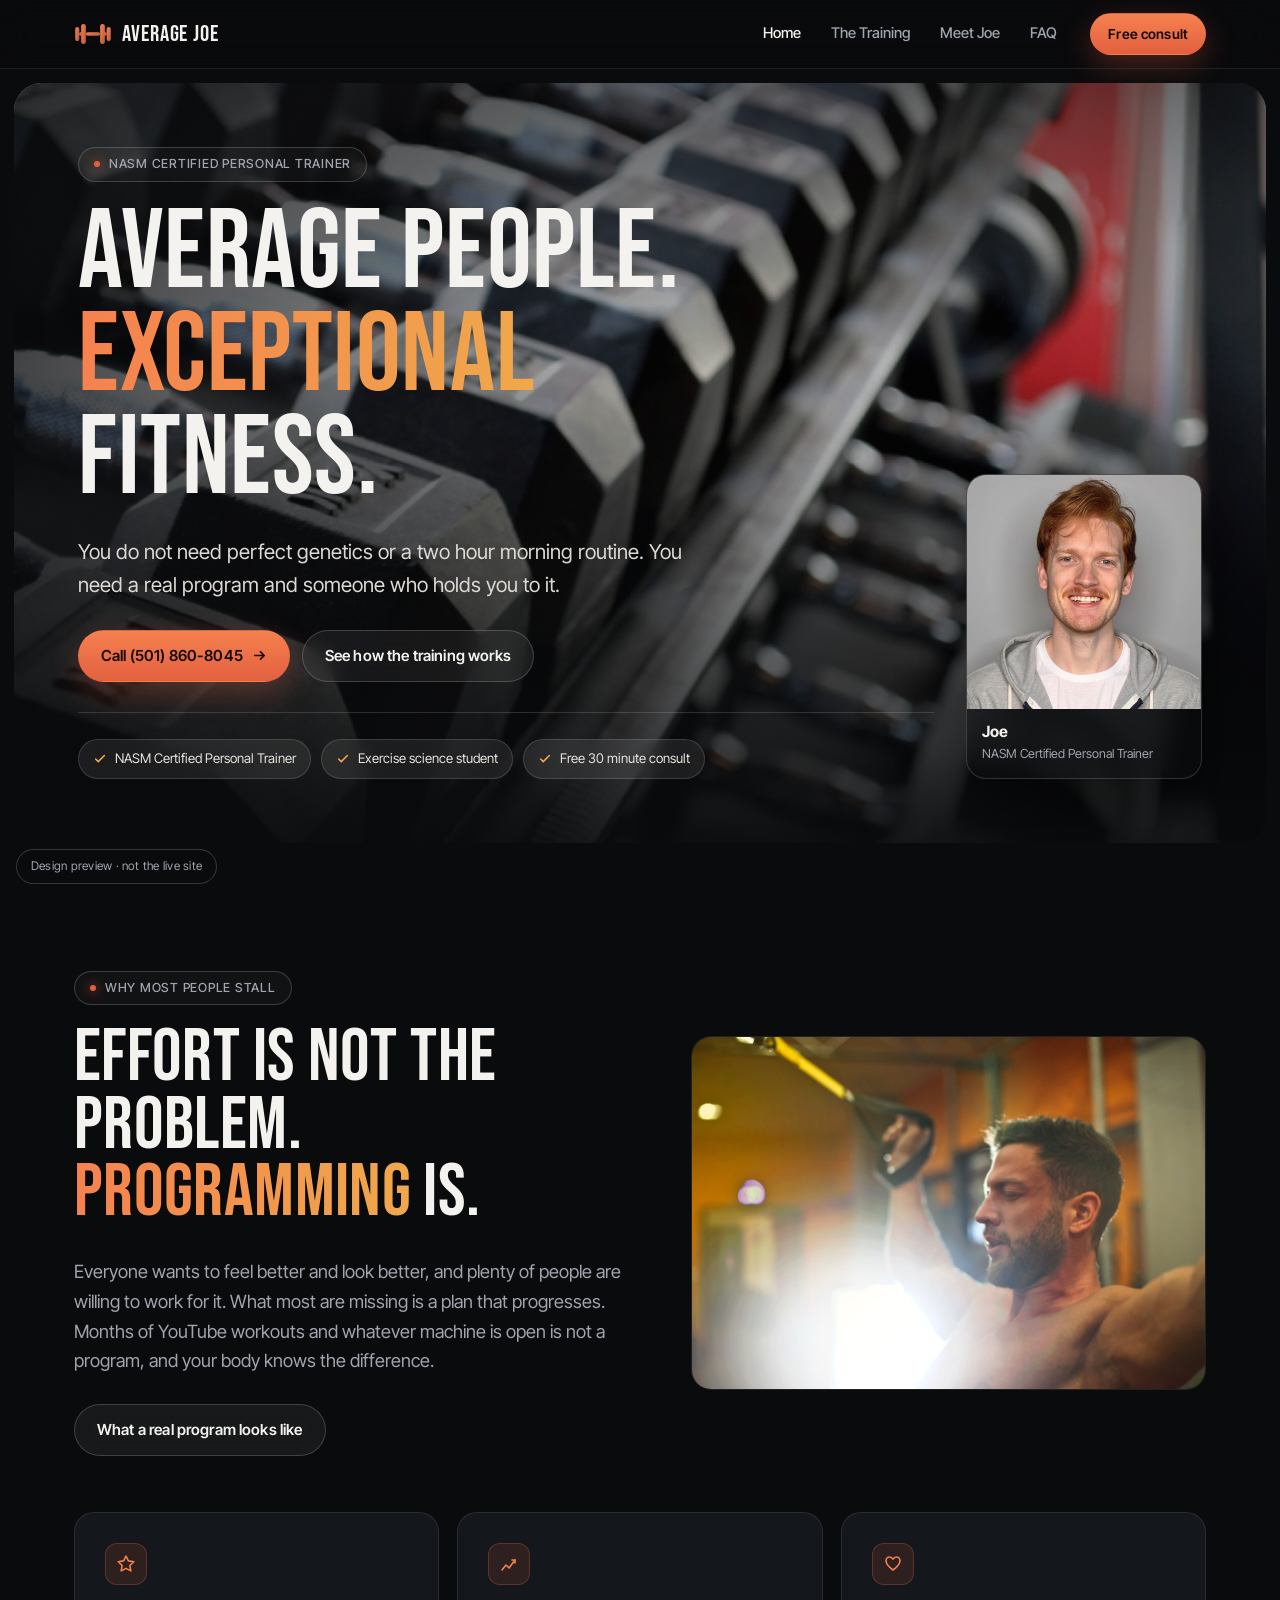
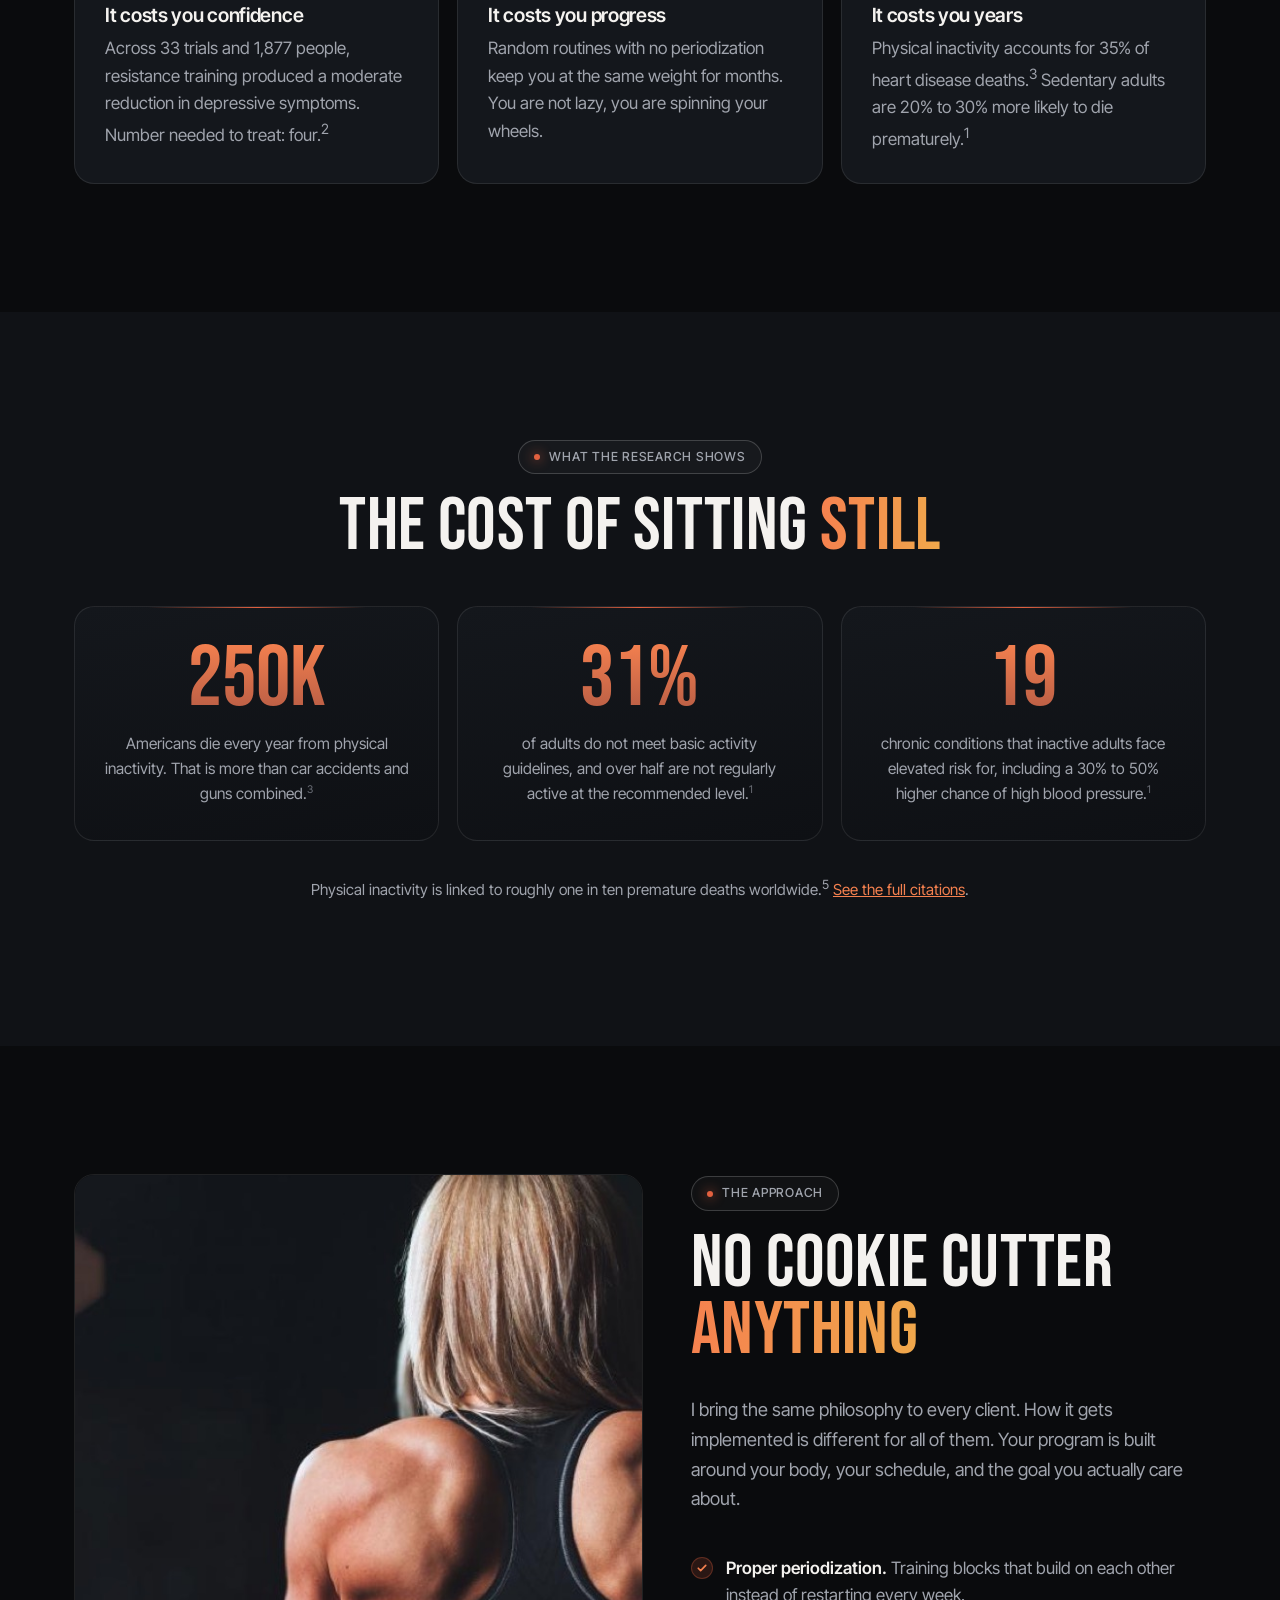
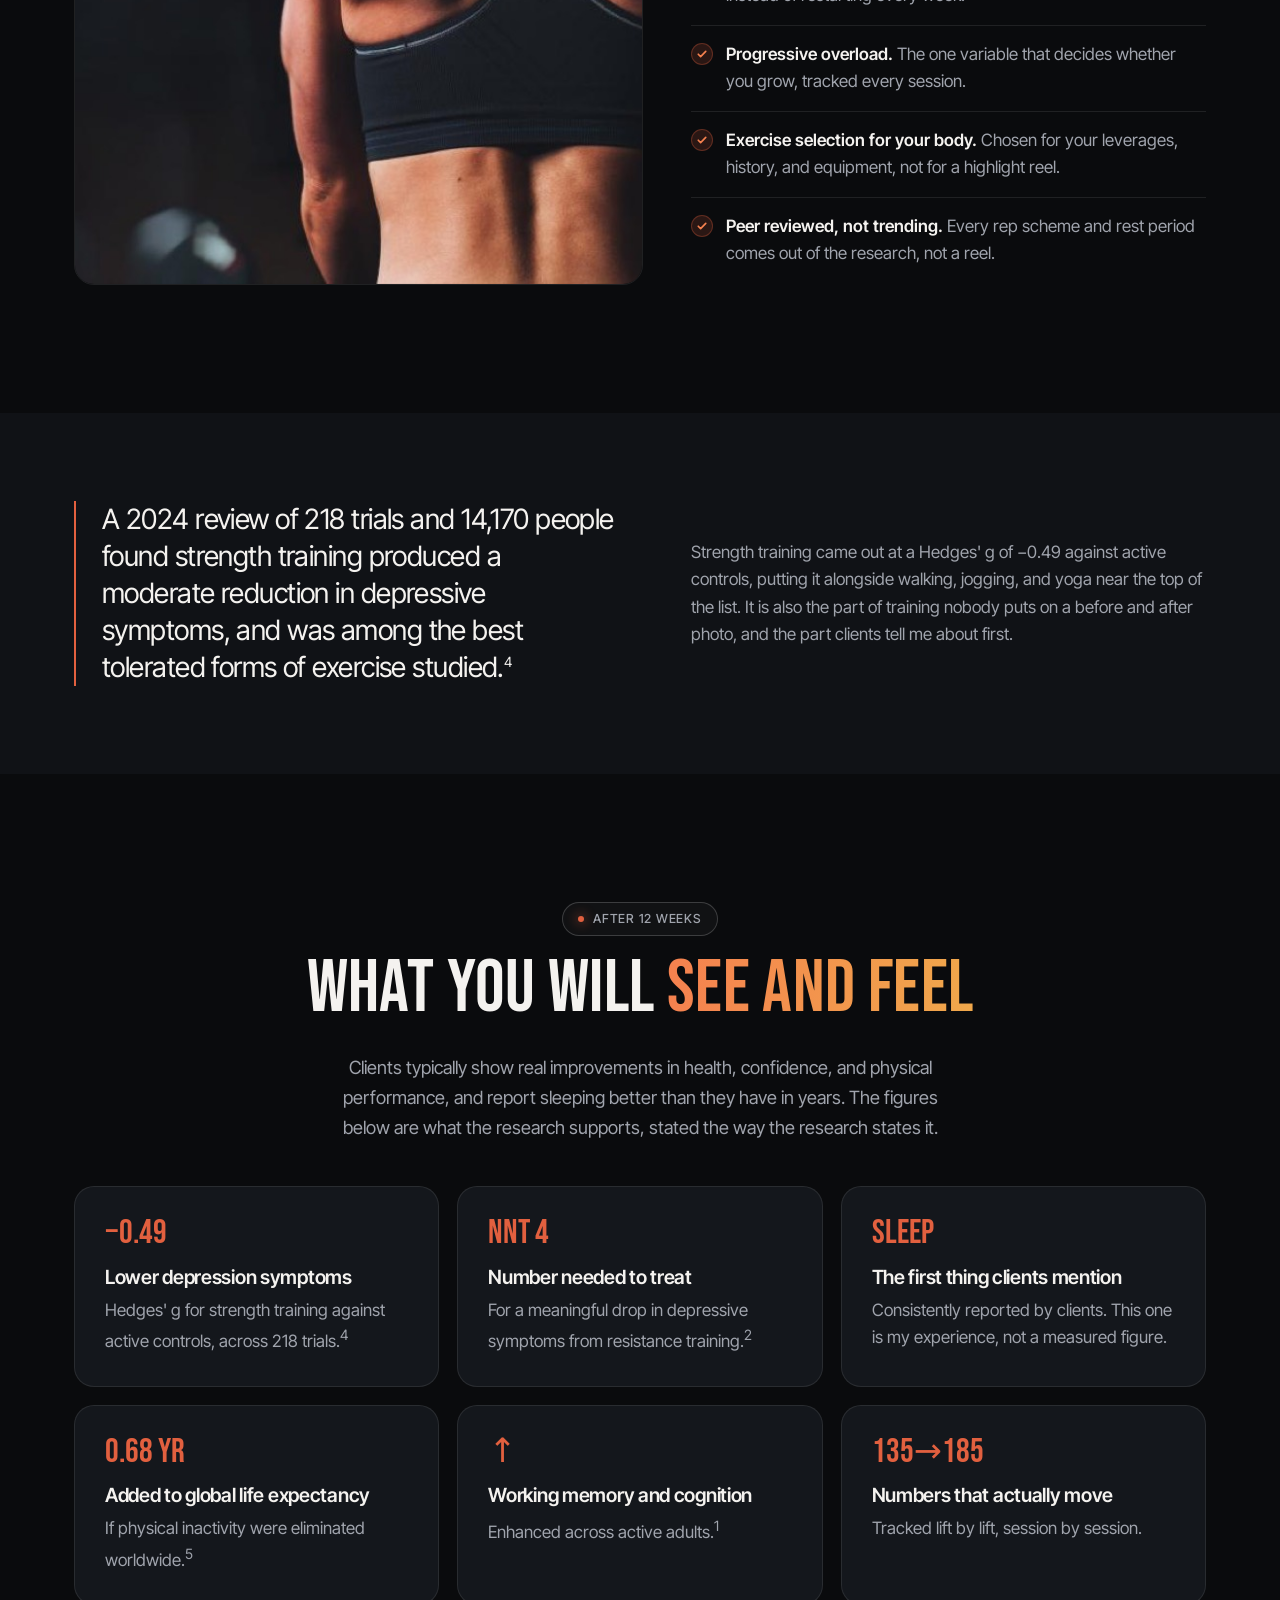
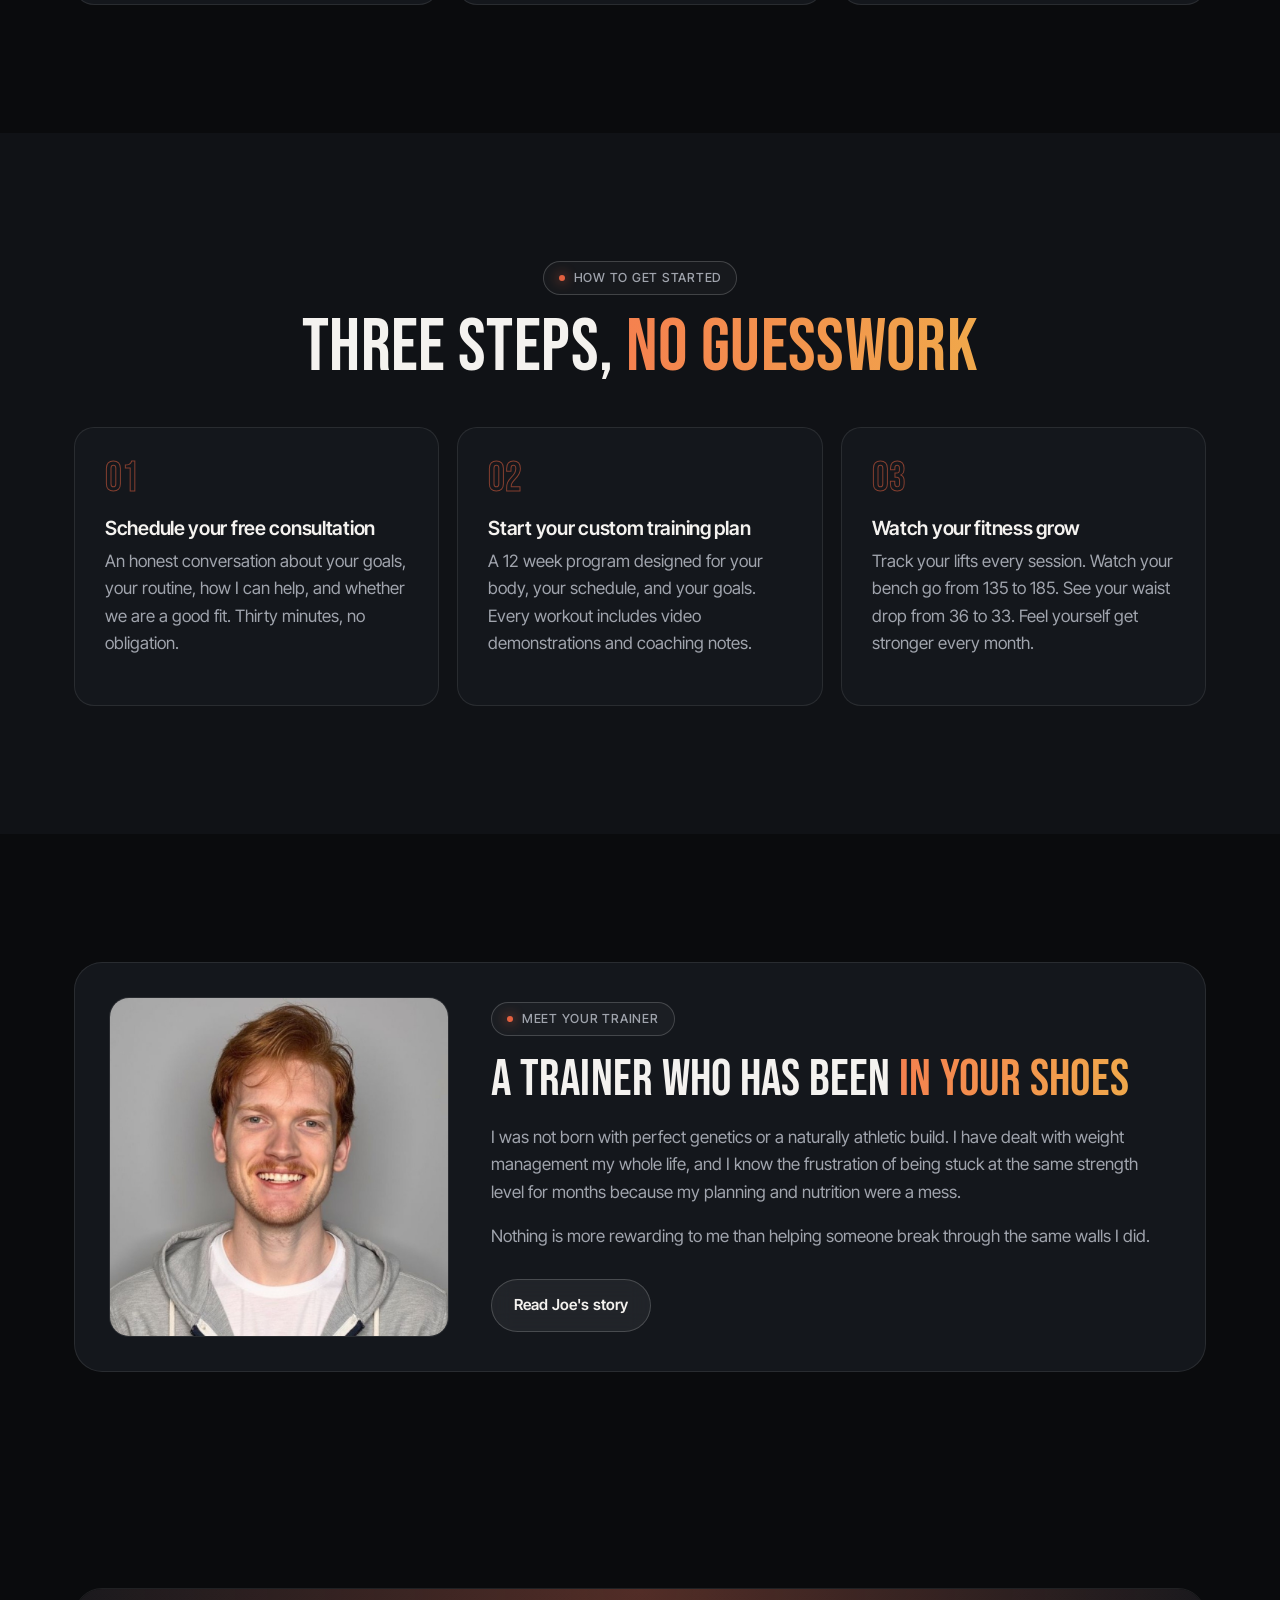
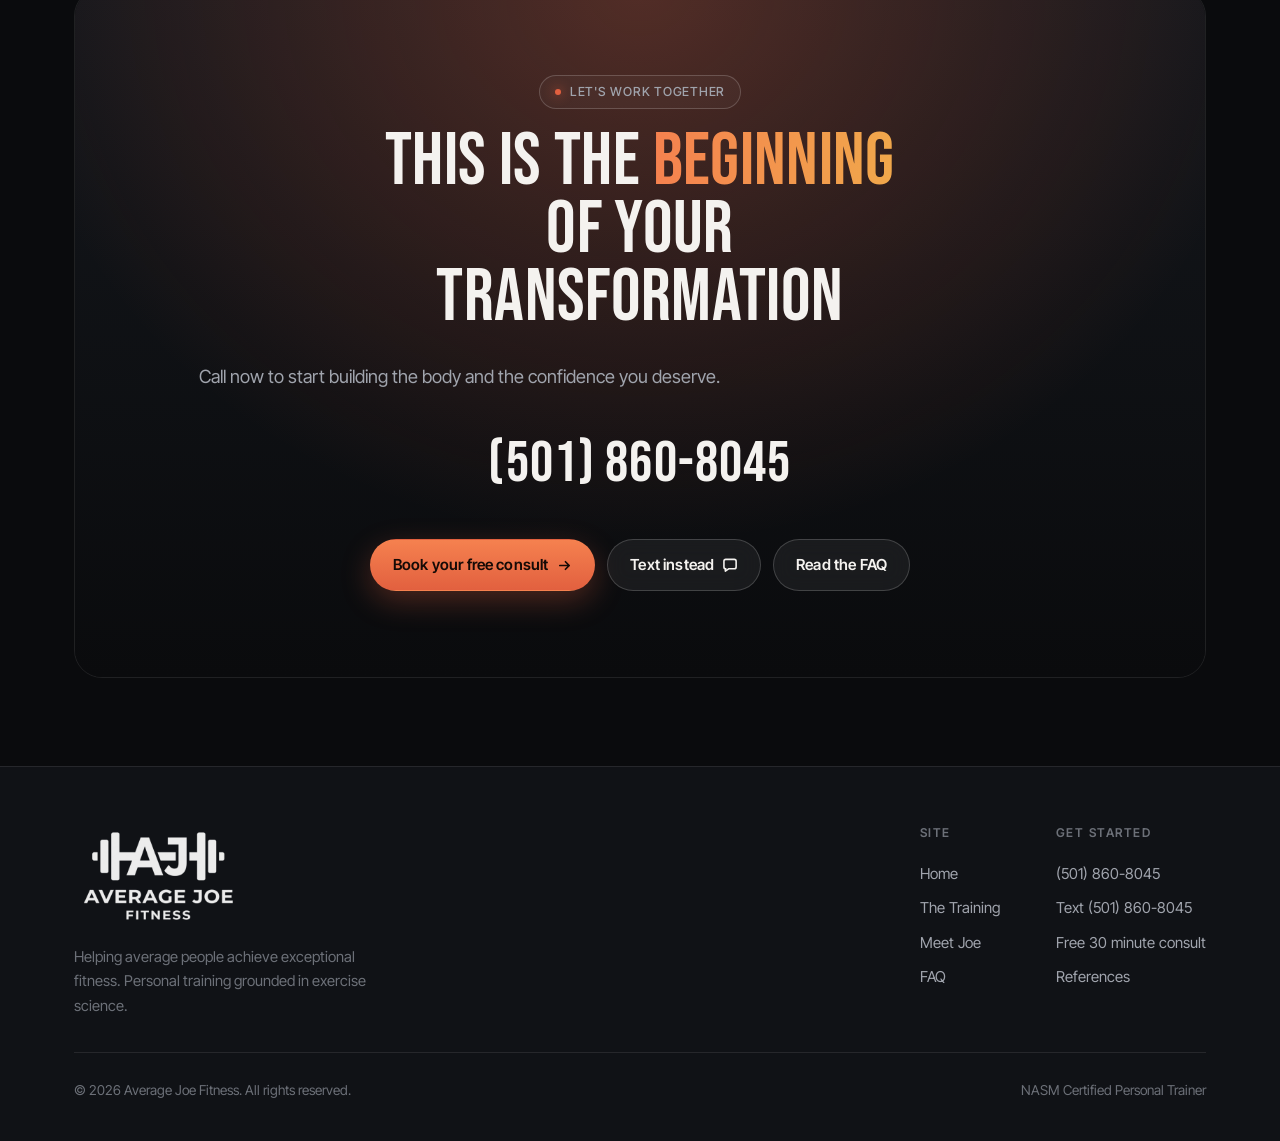
<file: index.html>
<!doctype html>
<html lang="en">
<head>
  <meta charset="utf-8">
  <meta name="viewport" content="width=device-width, initial-scale=1">
  <meta name="robots" content="noindex, nofollow">
  <title>Average Joe Fitness | Personal Training in Little Rock</title>
  <meta name="description" content="Helping average people achieve exceptional fitness. NASM certified personal training built on exercise science, not Instagram trends.">
  <link rel="icon" href="logo.svg" type="image/svg+xml">
  <link rel="preconnect" href="https://fonts.googleapis.com">
  <link rel="preconnect" href="https://fonts.gstatic.com" crossorigin>
  <link href="https://fonts.googleapis.com/css2?family=Bebas+Neue&family=Inter+Tight:wght@400;500;600&display=swap" rel="stylesheet">
  <link rel="stylesheet" href="styles.css?v=4">
</head>
<body>
  <div class="preview-pill">Design preview &middot; not the live site</div>

  <header class="nav-shell">
    <nav class="nav" aria-label="Main">
      <a class="logo" href="index.html" aria-label="Average Joe Fitness home">
        <svg viewBox="0 0 64 64" aria-hidden="true"><defs><linearGradient id="lg-h" x1="0" y1="0" x2="1" y2="1"><stop offset="0" stop-color="#f5814f"/><stop offset="1" stop-color="#b35a44"/></linearGradient></defs><g fill="url(#lg-h)"><rect x="2" y="20" width="7" height="24" rx="3.5"/><rect x="55" y="20" width="7" height="24" rx="3.5"/><rect x="12" y="15" width="8" height="34" rx="4"/><rect x="44" y="15" width="8" height="34" rx="4"/><rect x="9" y="29" width="4" height="6" rx="2"/><rect x="51" y="29" width="4" height="6" rx="2"/><rect x="20" y="29" width="24" height="6" rx="3"/></g></svg>
        <span>Average Joe</span>
      </a>
      <ul class="nav-links" id="nav-links">
        <li><a href="index.html" aria-current="page">Home</a></li>
        <li><a href="training.html">The Training</a></li>
        <li><a href="about.html">Meet Joe</a></li>
        <li><a href="training.html#faq">FAQ</a></li>
        <li class="mobile-only"><a href="tel:+15018608045">Call (501) 860-8045</a></li>
      </ul>
      <div class="nav-actions">
        <a class="btn btn-ember btn-sm nav-cta" href="tel:+15018608045">Free consult</a>
        <button class="menu-toggle" aria-expanded="false" aria-controls="nav-links" aria-label="Open menu"><span></span><span></span></button>
      </div>
    </nav>
  </header>

  <main>
    <!-- Hero -->
    <section class="hero">
      <div class="hero-card">
        <img class="hero-bg" src="img/hero-gym.jpg" alt="A rack of dumbbells in a dimly lit gym" style="object-position:50% 50%">
        <div class="hero-inner">
          <span class="kicker">NASM Certified Personal Trainer</span>
          <h1>Average people. <em>Exceptional</em> fitness.</h1>
          <p class="lead">You do not need perfect genetics or a two hour morning routine. You need a real program and someone who holds you to it.</p>
          <div class="btn-row">
            <a class="btn btn-ember" href="tel:+15018608045">Call (501) 860-8045 <span class="arr"><svg viewBox="0 0 16 16" fill="none" stroke="currentColor" stroke-width="1.8" stroke-linecap="round" stroke-linejoin="round"><path d="M3 8h10M9 4l4 4-4 4"/></svg></span></a>
            <a class="btn btn-glass" href="training.html">See how the training works</a>
          </div>
          <div class="hero-meta">
            <span class="chip"><svg viewBox="0 0 16 16" fill="none" stroke="currentColor" stroke-width="1.8" stroke-linecap="round" stroke-linejoin="round"><path d="M13 4L6 11 3 8"/></svg> NASM Certified Personal Trainer</span>
            <span class="chip"><svg viewBox="0 0 16 16" fill="none" stroke="currentColor" stroke-width="1.8" stroke-linecap="round" stroke-linejoin="round"><path d="M13 4L6 11 3 8"/></svg> Exercise science student</span>
            <span class="chip"><svg viewBox="0 0 16 16" fill="none" stroke="currentColor" stroke-width="1.8" stroke-linecap="round" stroke-linejoin="round"><path d="M13 4L6 11 3 8"/></svg> Free 30 minute consult</span>
          </div>
        </div>
        <figure class="hero-portrait">
          <img src="img/joe.jpg" alt="Joe, NASM Certified Personal Trainer and founder of Average Joe Fitness" loading="lazy">
          <figcaption>
            <strong>Joe</strong>
            <span>NASM Certified Personal Trainer</span>
          </figcaption>
        </figure>
      </div>
    </section>

    <!-- The problem -->
    <section class="section">
      <div class="wrap">
        <div class="grid g-2-wide reveal">
          <div>
            <span class="kicker">Why most people stall</span>
            <h2>Effort is not the problem. <em>Programming</em> is.</h2>
            <p class="lead">Everyone wants to feel better and look better, and plenty of people are willing to work for it. What most are missing is a plan that progresses. Months of YouTube workouts and whatever machine is open is not a program, and your body knows the difference.</p>
            <div class="btn-row">
              <a class="btn btn-glass" href="training.html">What a real program looks like</a>
            </div>
          </div>
          <div class="media media-wide">
            <img src="img/cable.jpg" alt="A lifter working a cable machine in a warmly lit gym" loading="lazy">
          </div>
        </div>

        <div class="grid g-3 reveal" style="margin-top:56px">
          <div class="card">
            <div class="ico"><svg viewBox="0 0 20 20" fill="none" stroke="currentColor" stroke-width="1.6" stroke-linecap="round" stroke-linejoin="round"><path d="M10 2l2.4 4.9 5.4.8-3.9 3.8.9 5.4-4.8-2.5-4.8 2.5.9-5.4L2.2 7.7l5.4-.8z"/></svg></div>
            <h3>It costs you confidence</h3>
            <p class="muted">Across 33 trials and 1,877 people, resistance training produced a moderate reduction in depressive symptoms. Number needed to treat: four.<sup>2</sup></p>
          </div>
          <div class="card">
            <div class="ico"><svg viewBox="0 0 20 20" fill="none" stroke="currentColor" stroke-width="1.6" stroke-linecap="round" stroke-linejoin="round"><path d="M3 16l4-5 3 3 6-8"/><path d="M13 6h3v3"/></svg></div>
            <h3>It costs you progress</h3>
            <p class="muted">Random routines with no periodization keep you at the same weight for months. You are not lazy, you are spinning your wheels.</p>
          </div>
          <div class="card">
            <div class="ico"><svg viewBox="0 0 20 20" fill="none" stroke="currentColor" stroke-width="1.6" stroke-linecap="round" stroke-linejoin="round"><path d="M17 6.5c0-2-1.6-3.5-3.5-3.5C12 3 10.7 3.9 10 5.2 9.3 3.9 8 3 6.5 3 4.6 3 3 4.5 3 6.5 3 11 10 16 10 16s7-5 7-9.5z"/></svg></div>
            <h3>It costs you years</h3>
            <p class="muted">Physical inactivity accounts for 35% of heart disease deaths.<sup>3</sup> Sedentary adults are 20% to 30% more likely to die prematurely.<sup>1</sup></p>
          </div>
        </div>
      </div>
    </section>

    <!-- Stats -->
    <section class="section alt">
      <div class="wrap">
        <div class="center reveal" style="margin-bottom:44px">
          <span class="kicker">What the research shows</span>
          <h2>The cost of sitting <em>still</em></h2>
        </div>
        <div class="stats reveal">
          <div class="stat">
            <span class="val" data-count="250" data-suffix="k">0</span>
            <p>Americans die every year from physical inactivity. That is more than car accidents and guns combined.<sup>3</sup></p>
          </div>
          <div class="stat">
            <span class="val" data-count="31" data-suffix="%">0</span>
            <p>of adults do not meet basic activity guidelines, and over half are not regularly active at the recommended level.<sup>1</sup></p>
          </div>
          <div class="stat">
            <span class="val" data-count="19" data-suffix="">0</span>
            <p>chronic conditions that inactive adults face elevated risk for, including a 30% to 50% higher chance of high blood pressure.<sup>1</sup></p>
          </div>
        </div>
        <p class="muted center reveal" style="margin-top:34px;font-size:0.95rem">Physical inactivity is linked to roughly one in ten premature deaths worldwide.<sup>5</sup> <a href="training.html#references" style="color:var(--ember-hi)">See the full citations</a>.</p>
      </div>
    </section>

    <!-- Approach -->
    <section class="section">
      <div class="wrap">
        <div class="grid g-2-wide reveal">
          <div class="media media-tall">
            <img src="img/back.jpg" alt="A lifter's shoulders and back during a training session" loading="lazy">
          </div>
          <div>
            <span class="kicker">The approach</span>
            <h2>No cookie cutter <em>anything</em></h2>
            <p class="lead">I bring the same philosophy to every client. How it gets implemented is different for all of them. Your program is built around your body, your schedule, and the goal you actually care about.</p>
            <ul class="checks" style="margin-top:26px">
              <li><span class="tick"><svg viewBox="0 0 16 16" fill="none" stroke="currentColor" stroke-width="2.2" stroke-linecap="round" stroke-linejoin="round"><path d="M13 4.5L6.2 11.5 3 8.3"/></svg></span><span><strong>Proper periodization.</strong> Training blocks that build on each other instead of restarting every week.</span></li>
              <li><span class="tick"><svg viewBox="0 0 16 16" fill="none" stroke="currentColor" stroke-width="2.2" stroke-linecap="round" stroke-linejoin="round"><path d="M13 4.5L6.2 11.5 3 8.3"/></svg></span><span><strong>Progressive overload.</strong> The one variable that decides whether you grow, tracked every session.</span></li>
              <li><span class="tick"><svg viewBox="0 0 16 16" fill="none" stroke="currentColor" stroke-width="2.2" stroke-linecap="round" stroke-linejoin="round"><path d="M13 4.5L6.2 11.5 3 8.3"/></svg></span><span><strong>Exercise selection for your body.</strong> Chosen for your leverages, history, and equipment, not for a highlight reel.</span></li>
              <li><span class="tick"><svg viewBox="0 0 16 16" fill="none" stroke="currentColor" stroke-width="2.2" stroke-linecap="round" stroke-linejoin="round"><path d="M13 4.5L6.2 11.5 3 8.3"/></svg></span><span><strong>Peer reviewed, not trending.</strong> Every rep scheme and rest period comes out of the research, not a reel.</span></li>
            </ul>
          </div>
        </div>
      </div>
    </section>

    <!-- Evidence quote -->
    <section class="section-tight alt">
      <div class="wrap">
        <div class="grid g-2-wide reveal">
          <blockquote class="quote" style="margin:0">
            A 2024 review of 218 trials and 14,170 people found strength training produced a moderate reduction in depressive symptoms, and was among the best tolerated forms of exercise studied.<sup style="font-size:0.5em">4</sup>
          </blockquote>
          <p class="muted" style="margin:0">Strength training came out at a Hedges' g of &minus;0.49 against active controls, putting it alongside walking, jogging, and yoga near the top of the list. It is also the part of training nobody puts on a before and after photo, and the part clients tell me about first.</p>
        </div>
      </div>
    </section>

    <!-- Results -->
    <section class="section">
      <div class="wrap">
        <div class="center reveal" style="margin-bottom:44px">
          <span class="kicker">After 12 weeks</span>
          <h2>What you will <em>see and feel</em></h2>
          <p class="lead">Clients typically show real improvements in health, confidence, and physical performance, and report sleeping better than they have in years. The figures below are what the research supports, stated the way the research states it.</p>
        </div>
        <div class="grid g-3 reveal">
          <div class="card"><span class="num">&minus;0.49</span><h3>Lower depression symptoms</h3><p class="muted">Hedges' g for strength training against active controls, across 218 trials.<sup>4</sup></p></div>
          <div class="card"><span class="num">NNT 4</span><h3>Number needed to treat</h3><p class="muted">For a meaningful drop in depressive symptoms from resistance training.<sup>2</sup></p></div>
          <div class="card"><span class="num">Sleep</span><h3>The first thing clients mention</h3><p class="muted">Consistently reported by clients. This one is my experience, not a measured figure.</p></div>
          <div class="card"><span class="num">0.68 yr</span><h3>Added to global life expectancy</h3><p class="muted">If physical inactivity were eliminated worldwide.<sup>5</sup></p></div>
          <div class="card"><span class="num">&#8593;</span><h3>Working memory and cognition</h3><p class="muted">Enhanced across active adults.<sup>1</sup></p></div>
          <div class="card"><span class="num">135&#8594;185</span><h3>Numbers that actually move</h3><p class="muted">Tracked lift by lift, session by session.</p></div>
        </div>
      </div>
    </section>

    <!-- Steps -->
    <section class="section alt">
      <div class="wrap">
        <div class="center reveal" style="margin-bottom:44px">
          <span class="kicker">How to get started</span>
          <h2>Three steps, <em>no guesswork</em></h2>
        </div>
        <div class="steps reveal">
          <div class="step">
            <h3>Schedule your free consultation</h3>
            <p class="muted">An honest conversation about your goals, your routine, how I can help, and whether we are a good fit. Thirty minutes, no obligation.</p>
          </div>
          <div class="step">
            <h3>Start your custom training plan</h3>
            <p class="muted">A 12 week program designed for your body, your schedule, and your goals. Every workout includes video demonstrations and coaching notes.</p>
          </div>
          <div class="step">
            <h3>Watch your fitness grow</h3>
            <p class="muted">Track your lifts every session. Watch your bench go from 135 to 185. See your waist drop from 36 to 33. Feel yourself get stronger every month.</p>
          </div>
        </div>
      </div>
    </section>

    <!-- Meet Joe -->
    <section class="section">
      <div class="wrap">
        <div class="joe-card reveal">
          <div class="joe-photo"><img src="img/joe.jpg" alt="Joe, personal trainer at Average Joe Fitness" loading="lazy"></div>
          <div>
            <span class="kicker">Meet your trainer</span>
            <h2 style="font-size:clamp(2.1rem,4vw,3.2rem)">A trainer who has been <em>in your shoes</em></h2>
            <p class="muted">I was not born with perfect genetics or a naturally athletic build. I have dealt with weight management my whole life, and I know the frustration of being stuck at the same strength level for months because my planning and nutrition were a mess.</p>
            <p class="muted">Nothing is more rewarding to me than helping someone break through the same walls I did.</p>
            <div class="btn-row">
              <a class="btn btn-glass" href="about.html">Read Joe's story</a>
            </div>
          </div>
        </div>
      </div>
    </section>

    <!-- CTA -->
    <section class="section-tight">
      <div class="wrap">
        <div class="cta-band reveal">
          <span class="kicker">Let's work together</span>
          <h2>This is the <em>beginning</em> of your transformation</h2>
          <p class="lead center">Call now to start building the body and the confidence you deserve.</p>
          <a class="phone-big" href="tel:+15018608045">(501) 860-8045</a>
          <div class="btn-row">
            <a class="btn btn-ember" href="tel:+15018608045">Book your free consult <span class="arr"><svg viewBox="0 0 16 16" fill="none" stroke="currentColor" stroke-width="1.8" stroke-linecap="round" stroke-linejoin="round"><path d="M3 8h10M9 4l4 4-4 4"/></svg></span></a>
            <a class="btn btn-glass" href="sms:+15018608045">Text instead <span class="arr"><svg viewBox="0 0 16 16" fill="none" stroke="currentColor" stroke-width="1.7" stroke-linecap="round" stroke-linejoin="round"><path d="M14 9.5a2 2 0 0 1-2 2H6l-3.5 2.5v-2.5H3a2 2 0 0 1-2-2v-6a2 2 0 0 1 2-2h9a2 2 0 0 1 2 2z"/></svg></span></a>
            <a class="btn btn-glass" href="training.html#faq">Read the FAQ</a>
          </div>
        </div>
      </div>
    </section>
  </main>

  <footer class="footer">
    <div class="wrap">
      <div class="footer-top">
        <div class="footer-brand">
          <img src="img/wordmark.png" alt="Average Joe Fitness">
          <p>Helping average people achieve exceptional fitness. Personal training grounded in exercise science.</p>
        </div>
        <div class="footer-cols">
          <div>
            <h4>Site</h4>
            <a href="index.html">Home</a>
            <a href="training.html">The Training</a>
            <a href="about.html">Meet Joe</a>
            <a href="training.html#faq">FAQ</a>
          </div>
          <div>
            <h4>Get started</h4>
            <a href="tel:+15018608045">(501) 860-8045</a>
            <a href="sms:+15018608045">Text (501) 860-8045</a>
            <a href="tel:+15018608045">Free 30 minute consult</a>
            <a href="training.html#references">References</a>
          </div>
        </div>
      </div>
      <div class="footer-bottom">
        <span>&copy; <span data-year>2026</span> Average Joe Fitness. All rights reserved.</span>
        <span>NASM Certified Personal Trainer</span>
      </div>
    </div>
  </footer>

  <script src="main.js?v=4"></script>
</body>
</html>
</file>
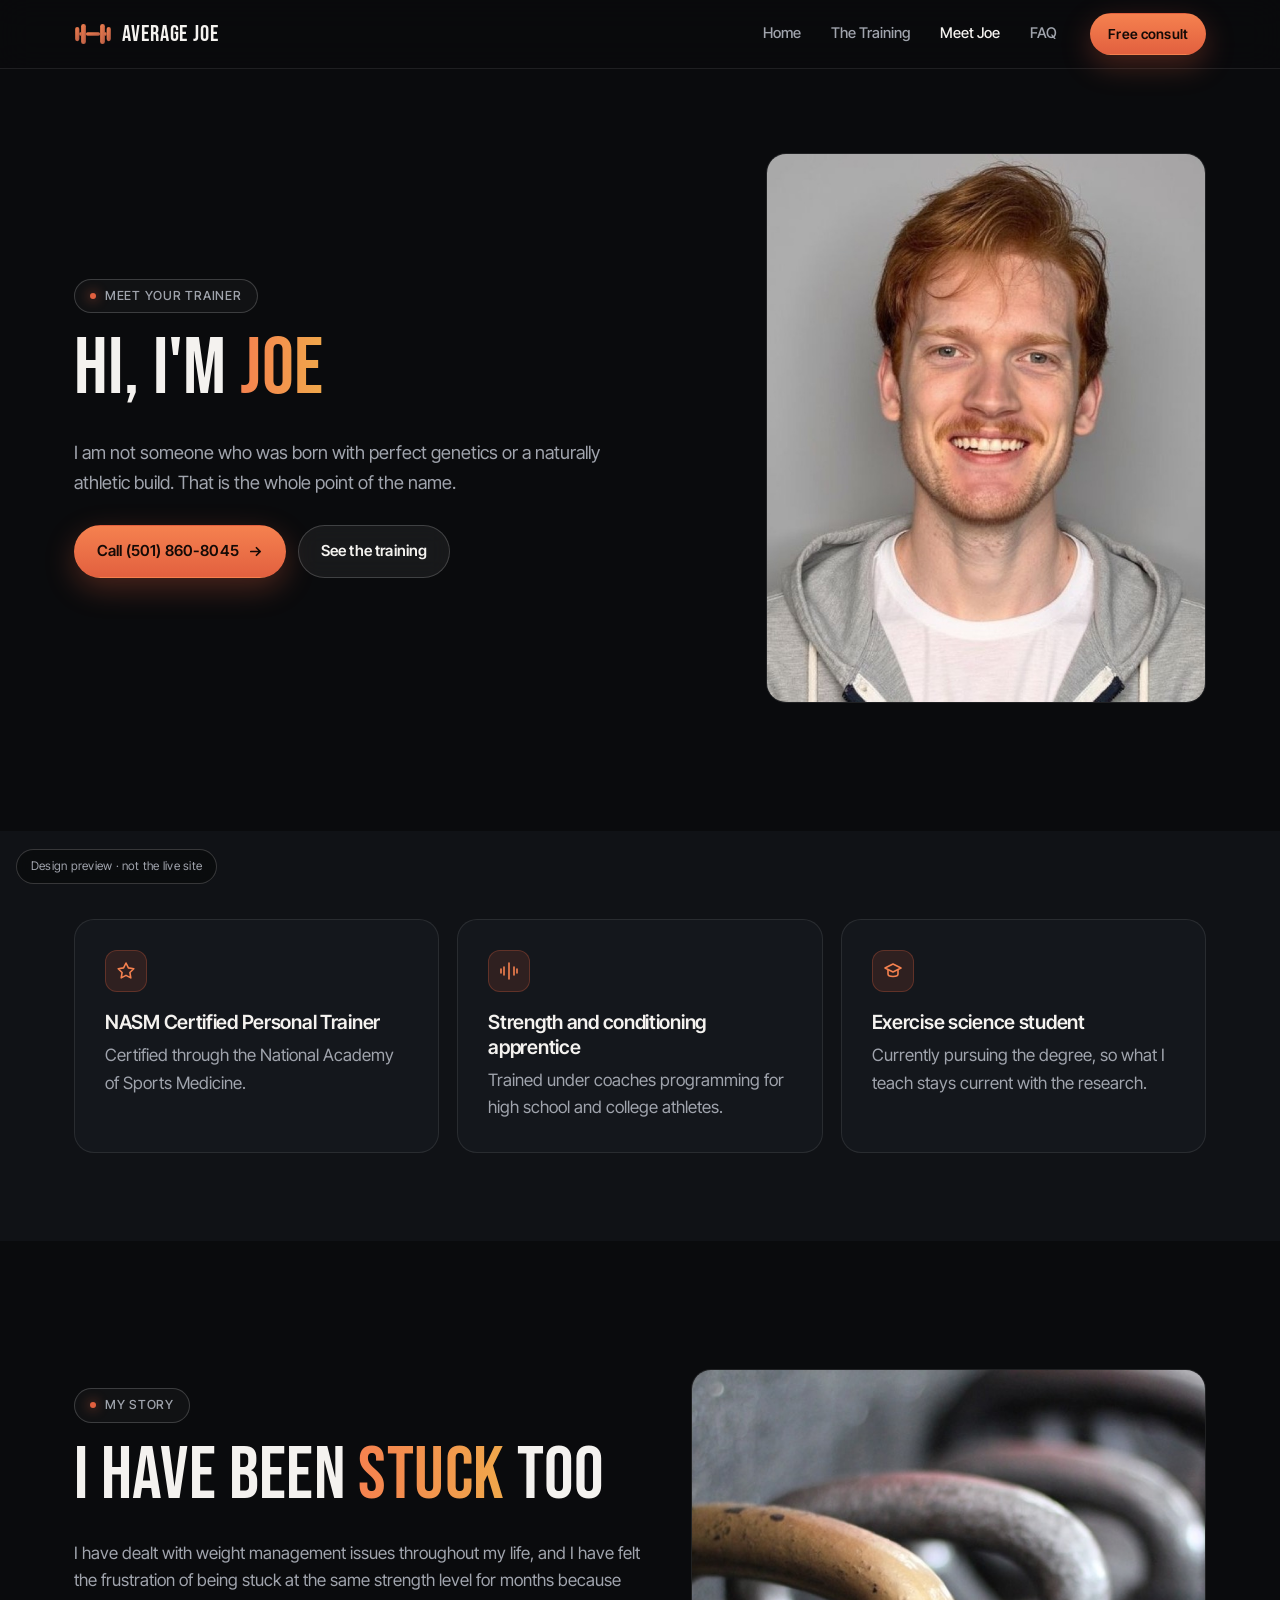
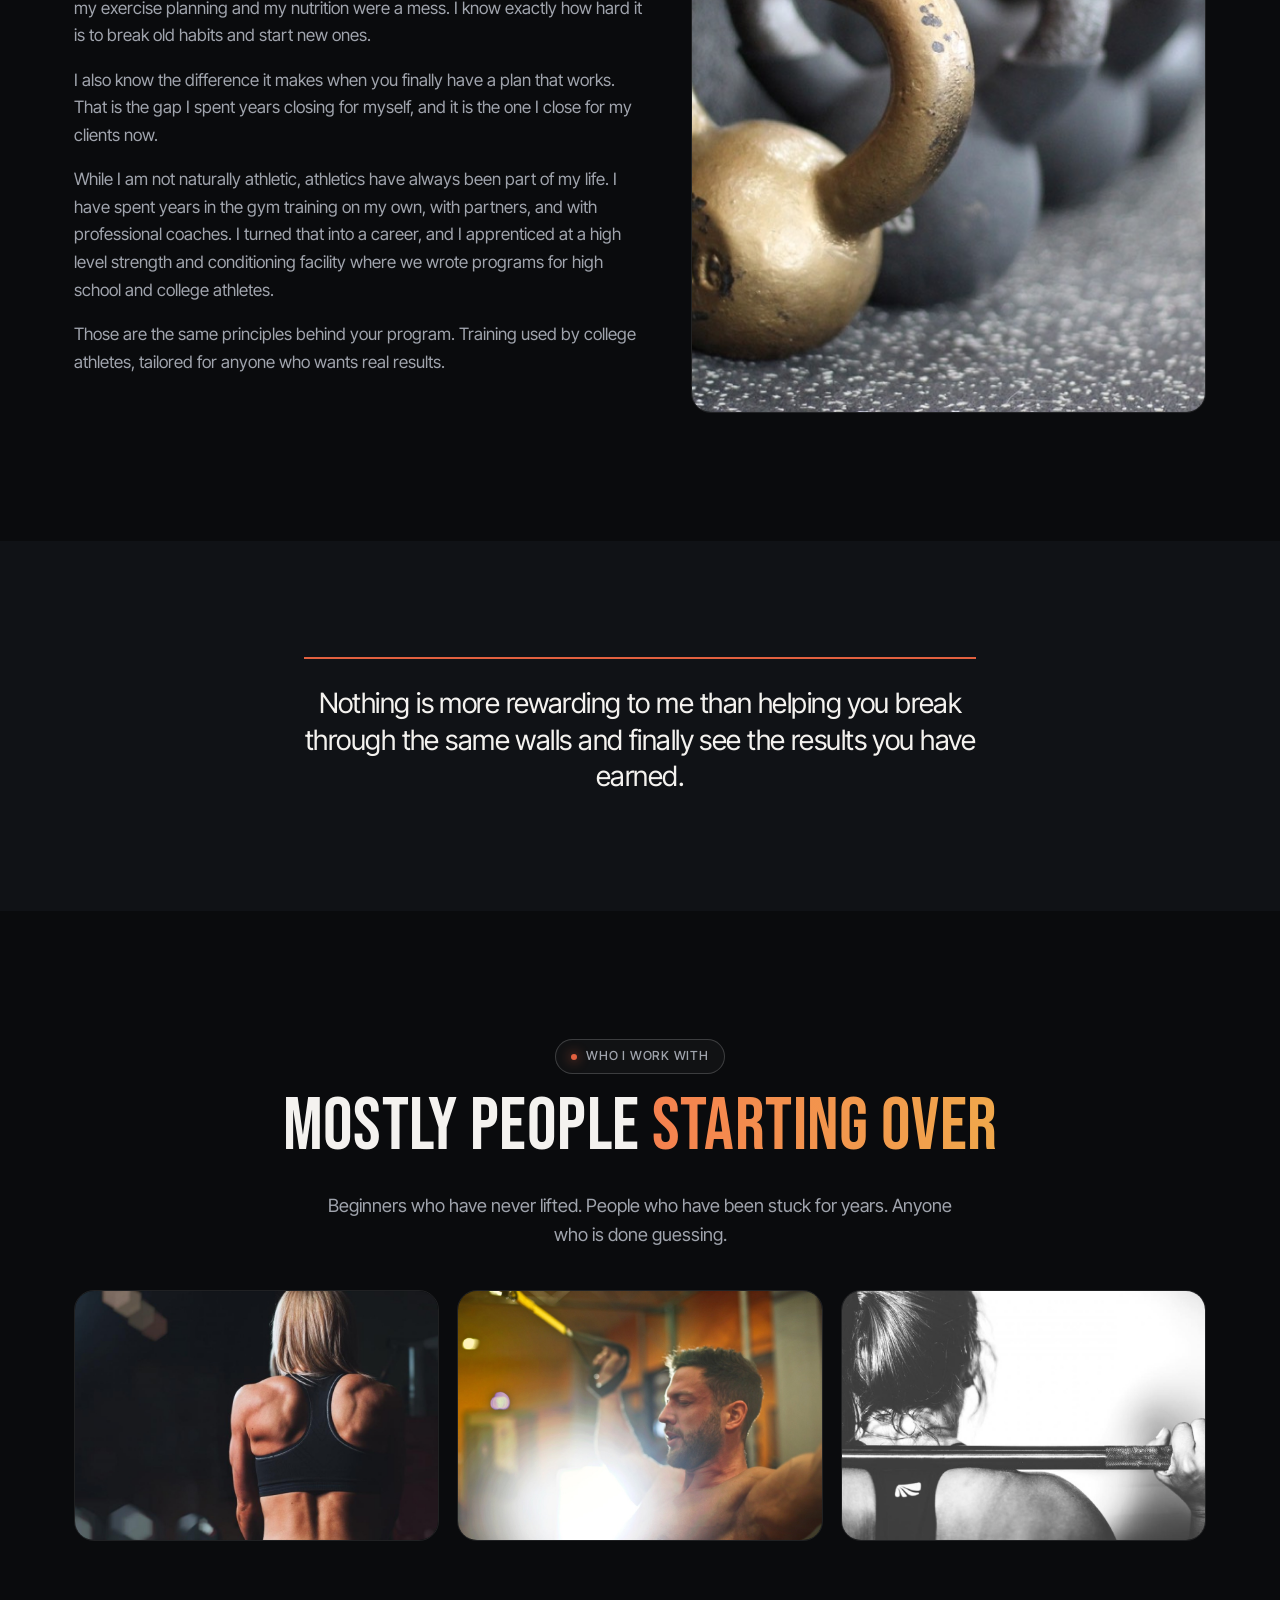
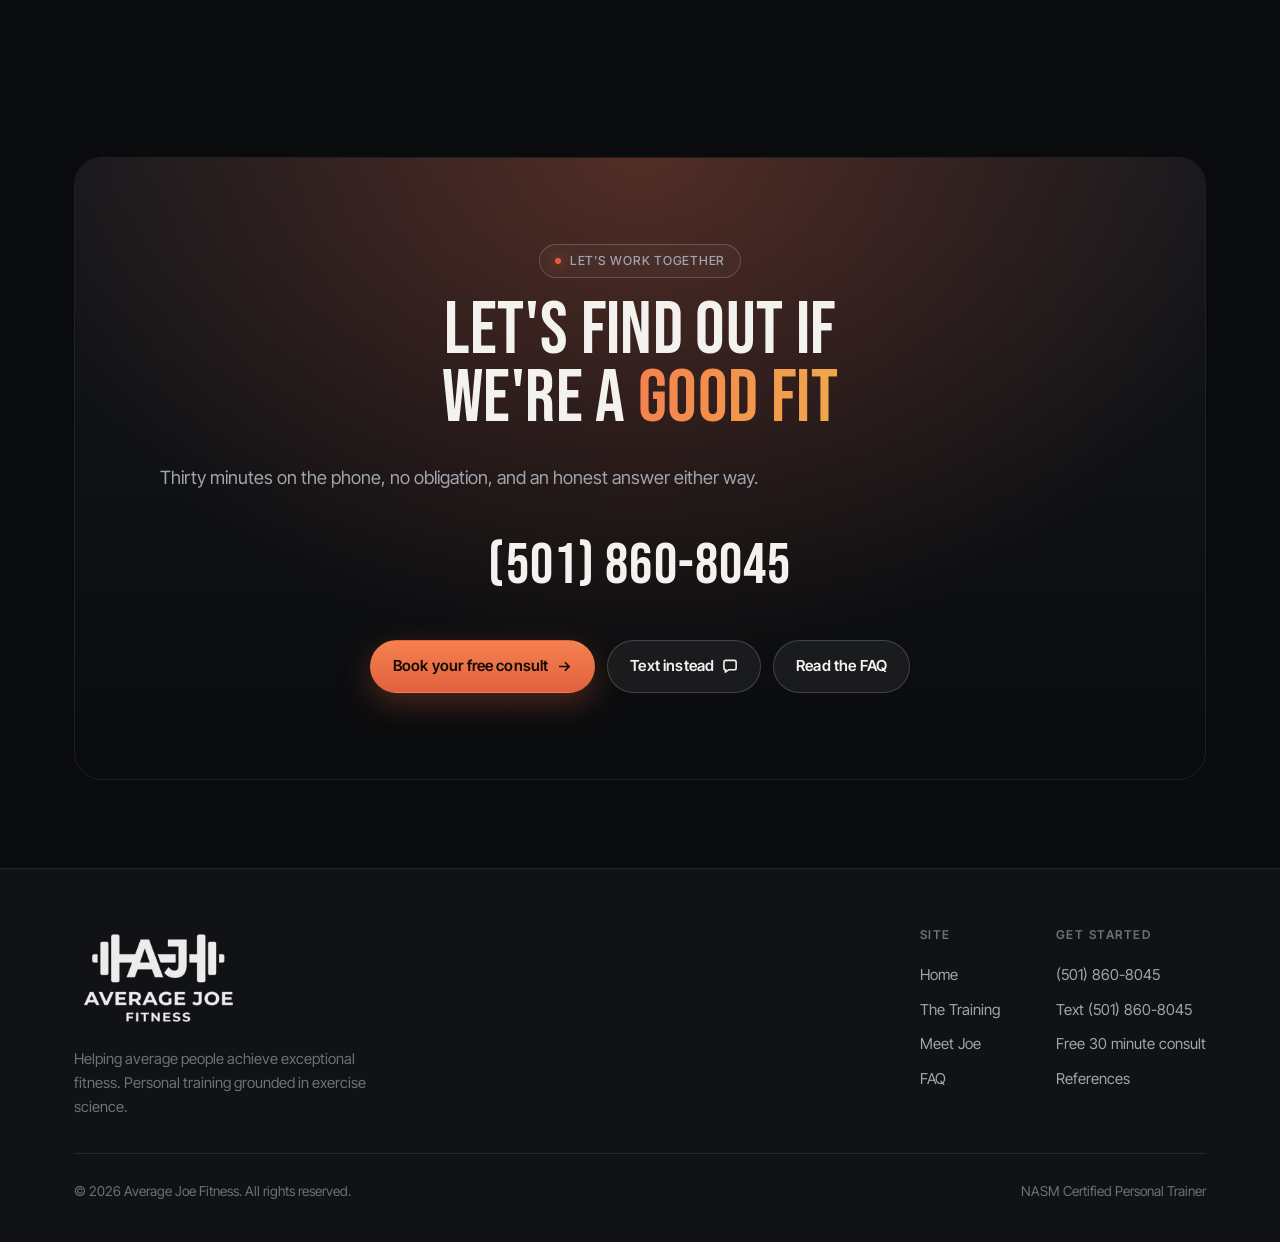
<file: about.html>
<!doctype html>
<html lang="en">
<head>
  <meta charset="utf-8">
  <meta name="viewport" content="width=device-width, initial-scale=1">
  <meta name="robots" content="noindex, nofollow">
  <title>Meet Joe | Average Joe Fitness</title>
  <meta name="description" content="NASM Certified Personal Trainer. Joe has dealt with the same plateaus you have, and builds programs to break them.">
  <link rel="icon" href="logo.svg" type="image/svg+xml">
  <link rel="preconnect" href="https://fonts.googleapis.com">
  <link rel="preconnect" href="https://fonts.gstatic.com" crossorigin>
  <link href="https://fonts.googleapis.com/css2?family=Bebas+Neue&family=Inter+Tight:wght@400;500;600&display=swap" rel="stylesheet">
  <link rel="stylesheet" href="styles.css?v=4">
</head>
<body>
  <div class="preview-pill">Design preview &middot; not the live site</div>

  <header class="nav-shell">
    <nav class="nav" aria-label="Main">
      <a class="logo" href="index.html" aria-label="Average Joe Fitness home">
        <svg viewBox="0 0 64 64" aria-hidden="true"><defs><linearGradient id="lg-h" x1="0" y1="0" x2="1" y2="1"><stop offset="0" stop-color="#f5814f"/><stop offset="1" stop-color="#b35a44"/></linearGradient></defs><g fill="url(#lg-h)"><rect x="2" y="20" width="7" height="24" rx="3.5"/><rect x="55" y="20" width="7" height="24" rx="3.5"/><rect x="12" y="15" width="8" height="34" rx="4"/><rect x="44" y="15" width="8" height="34" rx="4"/><rect x="9" y="29" width="4" height="6" rx="2"/><rect x="51" y="29" width="4" height="6" rx="2"/><rect x="20" y="29" width="24" height="6" rx="3"/></g></svg>
        <span>Average Joe</span>
      </a>
      <ul class="nav-links" id="nav-links">
        <li><a href="index.html">Home</a></li>
        <li><a href="training.html">The Training</a></li>
        <li><a href="about.html" aria-current="page">Meet Joe</a></li>
        <li><a href="training.html#faq">FAQ</a></li>
        <li class="mobile-only"><a href="tel:+15018608045">Call (501) 860-8045</a></li>
      </ul>
      <div class="nav-actions">
        <a class="btn btn-ember btn-sm nav-cta" href="tel:+15018608045">Free consult</a>
        <button class="menu-toggle" aria-expanded="false" aria-controls="nav-links" aria-label="Open menu"><span></span><span></span></button>
      </div>
    </nav>
  </header>

  <main>
    <section class="section" style="padding-top:clamp(48px,7vw,84px)">
      <div class="wrap">
        <div class="grid g-2-wide reveal">
          <div>
            <span class="kicker">Meet your trainer</span>
            <h2 style="font-size:clamp(2.9rem,6.4vw,5rem)">Hi, I'm <em>Joe</em></h2>
            <p class="lead">I am not someone who was born with perfect genetics or a naturally athletic build. That is the whole point of the name.</p>
            <div class="btn-row">
              <a class="btn btn-ember" href="tel:+15018608045">Call (501) 860-8045 <span class="arr"><svg viewBox="0 0 16 16" fill="none" stroke="currentColor" stroke-width="1.8" stroke-linecap="round" stroke-linejoin="round"><path d="M3 8h10M9 4l4 4-4 4"/></svg></span></a>
              <a class="btn btn-glass" href="training.html">See the training</a>
            </div>
          </div>
          <div class="media media-tall" style="max-width:440px;margin-left:auto">
            <img src="img/joe.jpg" alt="Joe, NASM Certified Personal Trainer and founder of Average Joe Fitness">
          </div>
        </div>
      </div>
    </section>

    <section class="section-tight alt">
      <div class="wrap">
        <div class="grid g-3 reveal">
          <div class="card">
            <div class="ico"><svg viewBox="0 0 20 20" fill="none" stroke="currentColor" stroke-width="1.6" stroke-linecap="round" stroke-linejoin="round"><path d="M10 2l2.4 4.9 5.4.8-3.9 3.8.9 5.4-4.8-2.5-4.8 2.5.9-5.4L2.2 7.7l5.4-.8z"/></svg></div>
            <h3>NASM Certified Personal Trainer</h3>
            <p class="muted">Certified through the National Academy of Sports Medicine.</p>
          </div>
          <div class="card">
            <div class="ico"><svg viewBox="0 0 20 20" fill="none" stroke="currentColor" stroke-width="1.6" stroke-linecap="round" stroke-linejoin="round"><path d="M10 2v16M5 6v8M15 6v8M2 8v4M18 8v4"/></svg></div>
            <h3>Strength and conditioning apprentice</h3>
            <p class="muted">Trained under coaches programming for high school and college athletes.</p>
          </div>
          <div class="card">
            <div class="ico"><svg viewBox="0 0 20 20" fill="none" stroke="currentColor" stroke-width="1.6" stroke-linecap="round" stroke-linejoin="round"><path d="M10 3L2 7l8 4 8-4z"/><path d="M5 9v4c0 1.4 2.2 2.5 5 2.5s5-1.1 5-2.5V9"/></svg></div>
            <h3>Exercise science student</h3>
            <p class="muted">Currently pursuing the degree, so what I teach stays current with the research.</p>
          </div>
        </div>
      </div>
    </section>

    <section class="section">
      <div class="wrap">
        <div class="grid g-2-wide reveal">
          <div>
            <span class="kicker">My story</span>
            <h2>I have been <em>stuck</em> too</h2>
            <p class="muted">I have dealt with weight management issues throughout my life, and I have felt the frustration of being stuck at the same strength level for months because my exercise planning and my nutrition were a mess. I know exactly how hard it is to break old habits and start new ones.</p>
            <p class="muted">I also know the difference it makes when you finally have a plan that works. That is the gap I spent years closing for myself, and it is the one I close for my clients now.</p>
            <p class="muted">While I am not naturally athletic, athletics have always been part of my life. I have spent years in the gym training on my own, with partners, and with professional coaches. I turned that into a career, and I apprenticed at a high level strength and conditioning facility where we wrote programs for high school and college athletes.</p>
            <p class="muted">Those are the same principles behind your program. Training used by college athletes, tailored for anyone who wants real results.</p>
          </div>
          <div class="media media-tall">
            <img src="img/kettlebells.jpg" alt="A row of kettlebells lined up on a gym floor" loading="lazy">
          </div>
        </div>
      </div>
    </section>

    <section class="section-tight alt">
      <div class="wrap center reveal">
        <blockquote class="quote" style="margin-inline:auto;border-left:0;border-top:2px solid var(--ember);padding:26px 0 0;max-width:42ch;text-align:center">
          Nothing is more rewarding to me than helping you break through the same walls and finally see the results you have earned.
        </blockquote>
      </div>
    </section>

    <section class="section">
      <div class="wrap">
        <div class="center reveal" style="margin-bottom:40px">
          <span class="kicker">Who I work with</span>
          <h2>Mostly people <em>starting over</em></h2>
          <p class="lead">Beginners who have never lifted. People who have been stuck for years. Anyone who is done guessing.</p>
        </div>
        <div class="grid g-3 reveal">
          <div class="media media-wide"><img src="img/back.jpg" alt="A lifter's shoulders and back during a training session" loading="lazy"></div>
          <div class="media media-wide"><img src="img/cable.jpg" alt="A lifter working a cable machine" loading="lazy"></div>
          <div class="media media-wide"><img src="img/bwbar.jpg" alt="A lifter racking a barbell across the shoulders" loading="lazy"></div>
        </div>
      </div>
    </section>

    <section class="section-tight">
      <div class="wrap">
        <div class="cta-band reveal">
          <span class="kicker">Let's work together</span>
          <h2>Let's find out if we're a <em>good fit</em></h2>
          <p class="lead center">Thirty minutes on the phone, no obligation, and an honest answer either way.</p>
          <a class="phone-big" href="tel:+15018608045">(501) 860-8045</a>
          <div class="btn-row">
            <a class="btn btn-ember" href="tel:+15018608045">Book your free consult <span class="arr"><svg viewBox="0 0 16 16" fill="none" stroke="currentColor" stroke-width="1.8" stroke-linecap="round" stroke-linejoin="round"><path d="M3 8h10M9 4l4 4-4 4"/></svg></span></a>
            <a class="btn btn-glass" href="sms:+15018608045">Text instead <span class="arr"><svg viewBox="0 0 16 16" fill="none" stroke="currentColor" stroke-width="1.7" stroke-linecap="round" stroke-linejoin="round"><path d="M14 9.5a2 2 0 0 1-2 2H6l-3.5 2.5v-2.5H3a2 2 0 0 1-2-2v-6a2 2 0 0 1 2-2h9a2 2 0 0 1 2 2z"/></svg></span></a>
            <a class="btn btn-glass" href="training.html#faq">Read the FAQ</a>
          </div>
        </div>
      </div>
    </section>
  </main>

  <footer class="footer">
    <div class="wrap">
      <div class="footer-top">
        <div class="footer-brand">
          <img src="img/wordmark.png" alt="Average Joe Fitness">
          <p>Helping average people achieve exceptional fitness. Personal training grounded in exercise science.</p>
        </div>
        <div class="footer-cols">
          <div>
            <h4>Site</h4>
            <a href="index.html">Home</a>
            <a href="training.html">The Training</a>
            <a href="about.html">Meet Joe</a>
            <a href="training.html#faq">FAQ</a>
          </div>
          <div>
            <h4>Get started</h4>
            <a href="tel:+15018608045">(501) 860-8045</a>
            <a href="sms:+15018608045">Text (501) 860-8045</a>
            <a href="tel:+15018608045">Free 30 minute consult</a>
            <a href="training.html#references">References</a>
          </div>
        </div>
      </div>
      <div class="footer-bottom">
        <span>&copy; <span data-year>2026</span> Average Joe Fitness. All rights reserved.</span>
        <span>NASM Certified Personal Trainer</span>
      </div>
    </div>
  </footer>

  <script src="main.js?v=4"></script>
</body>
</html>
</file>
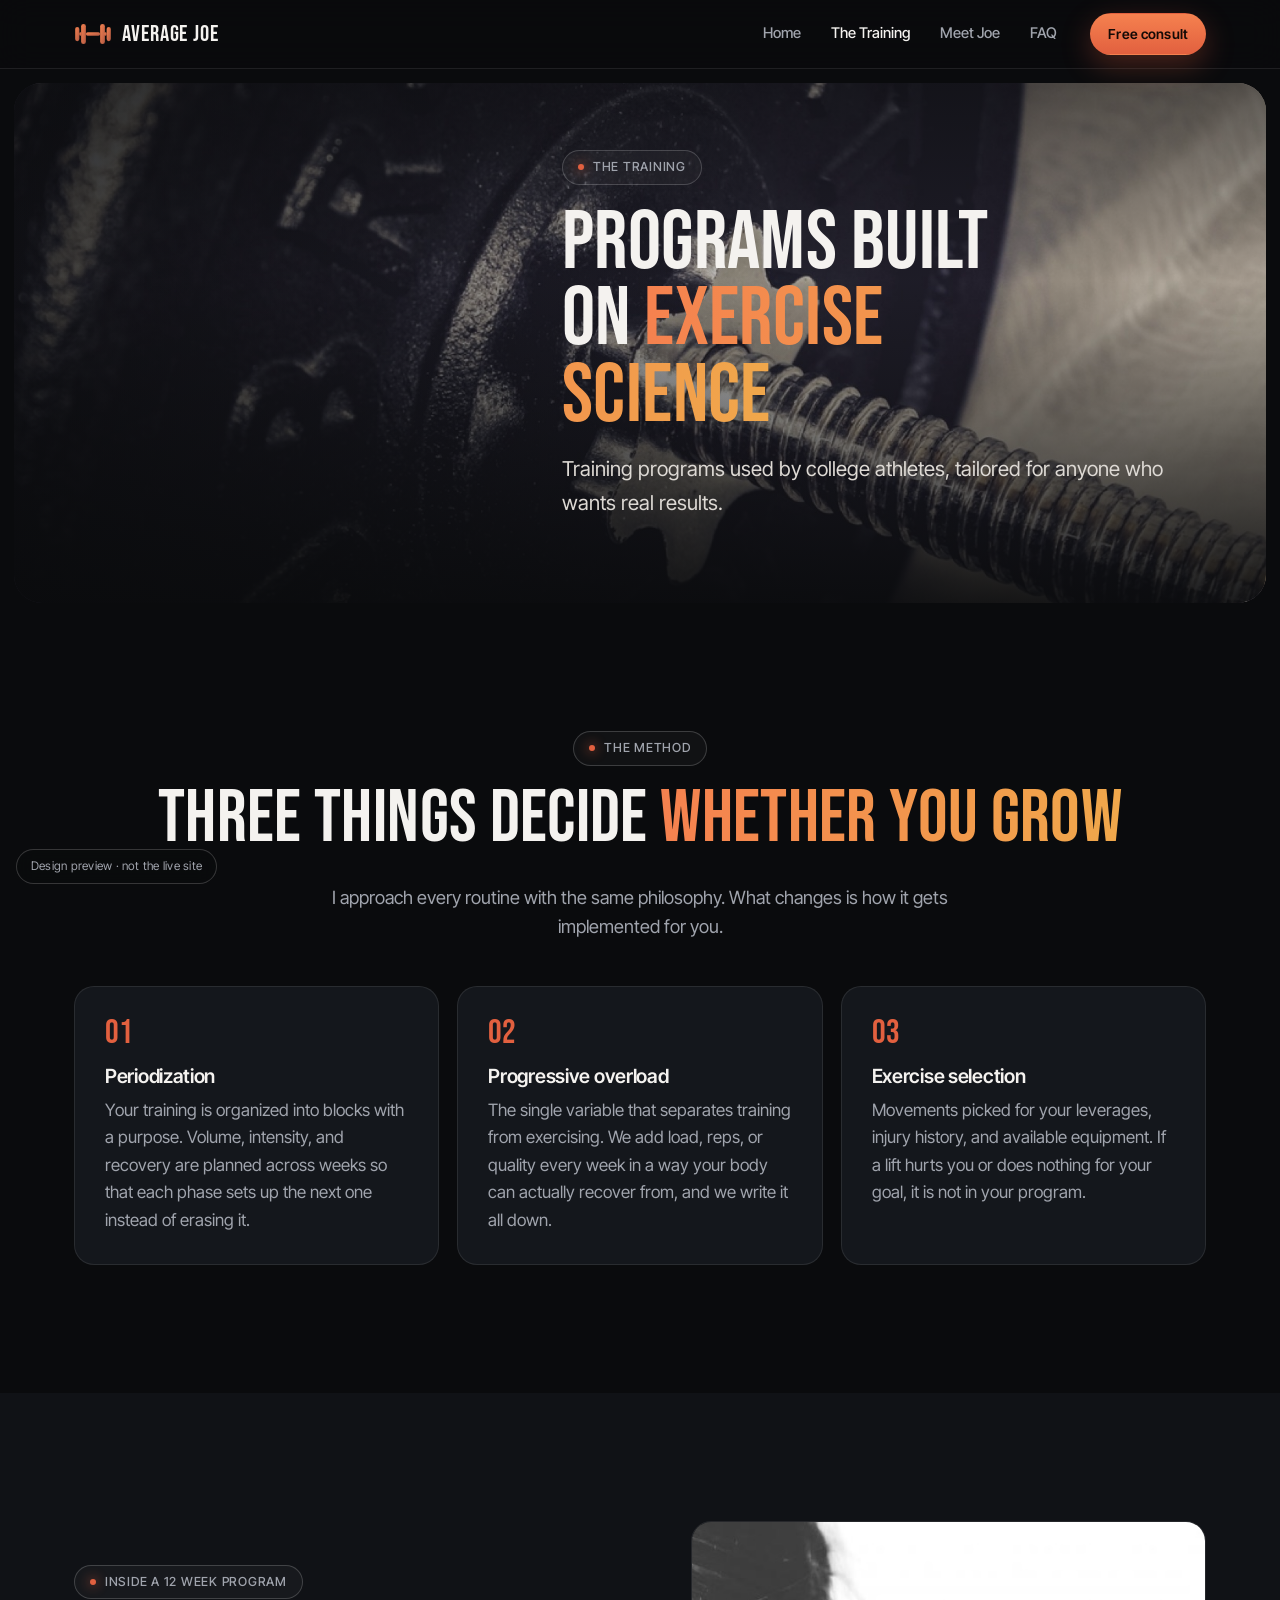
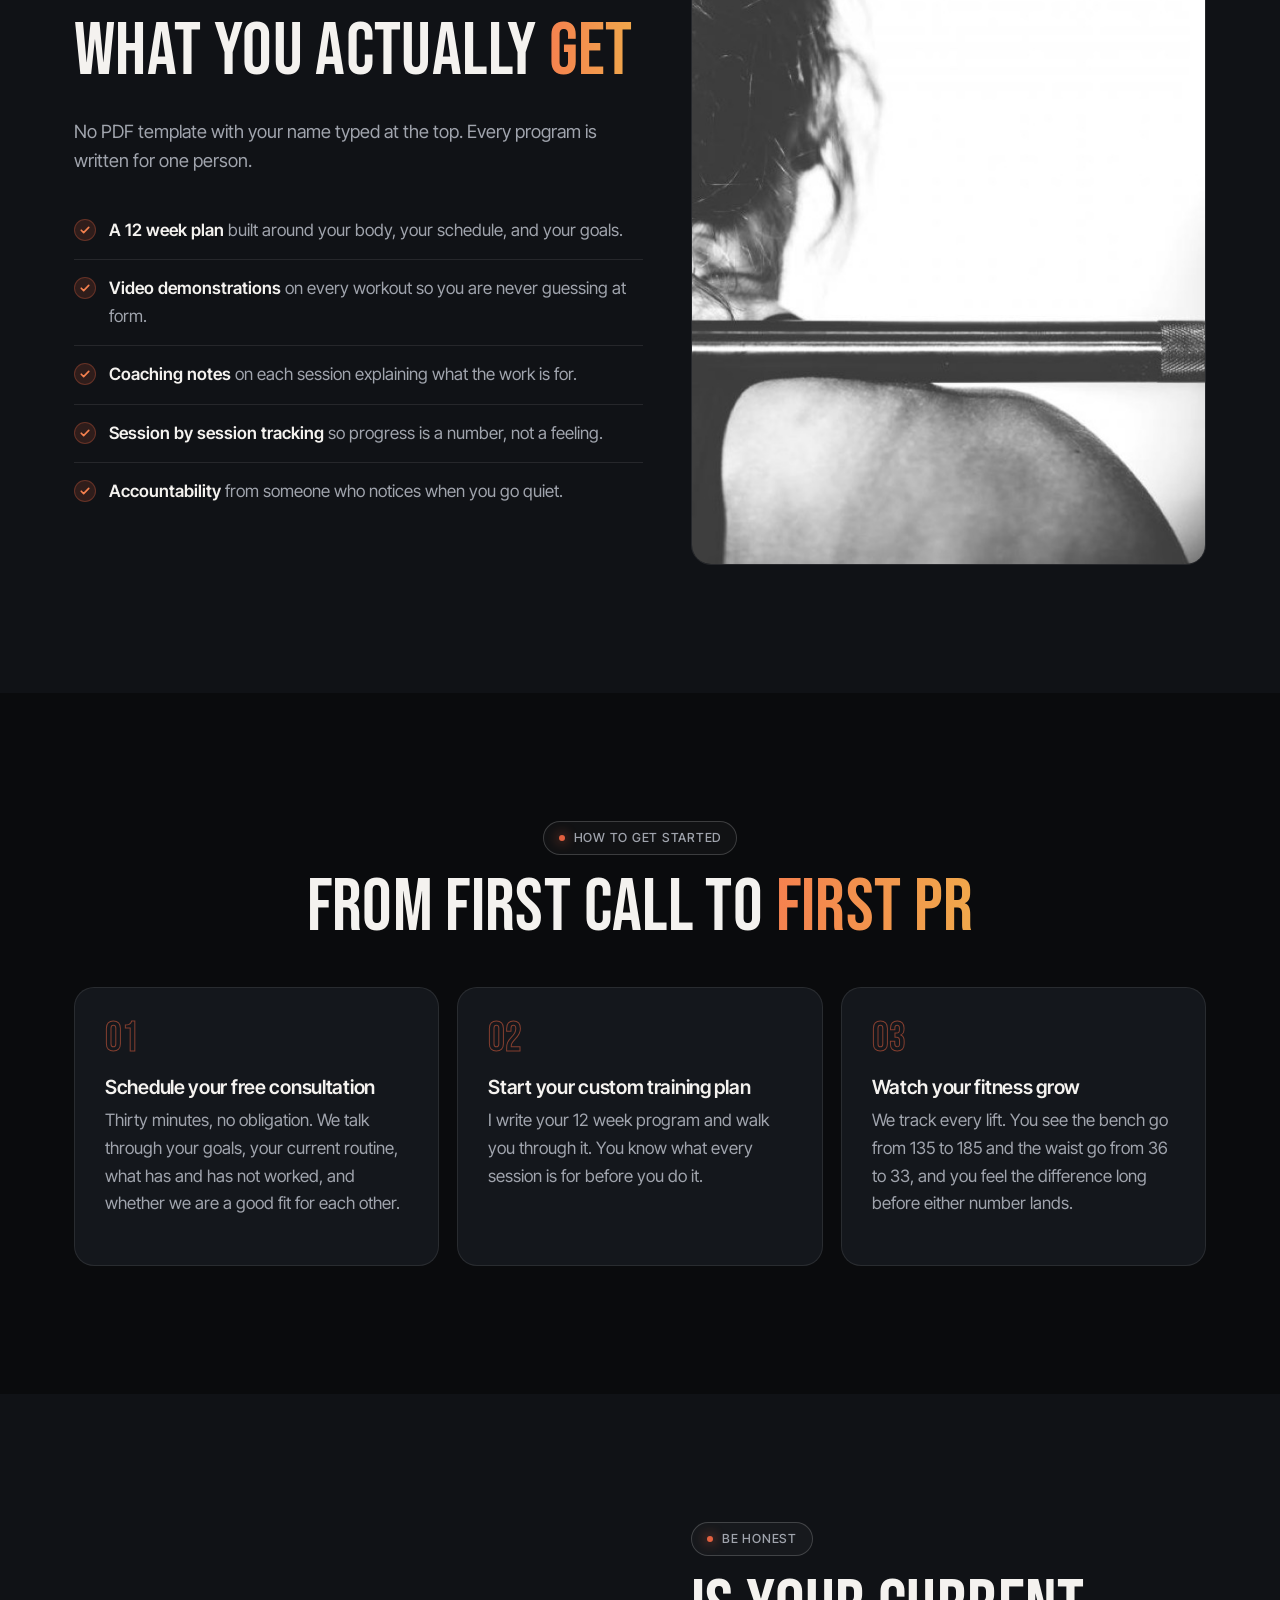
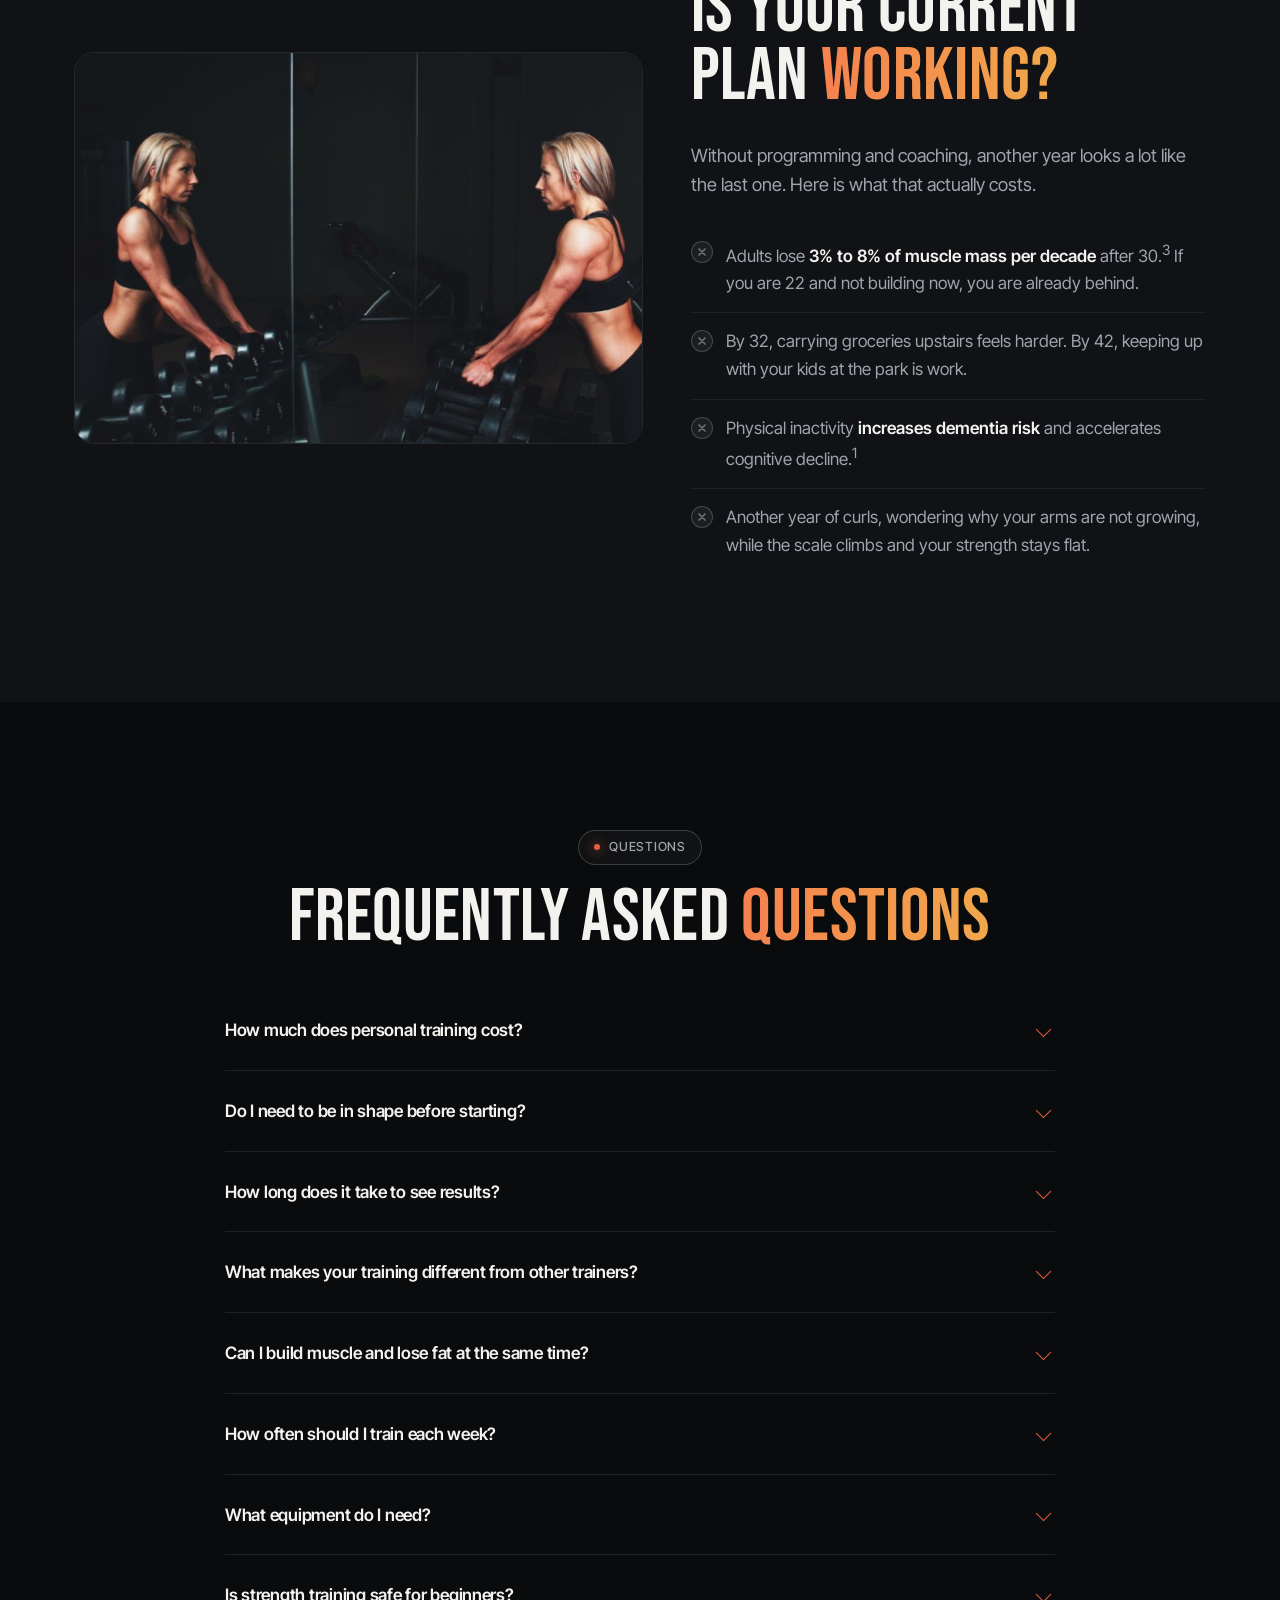
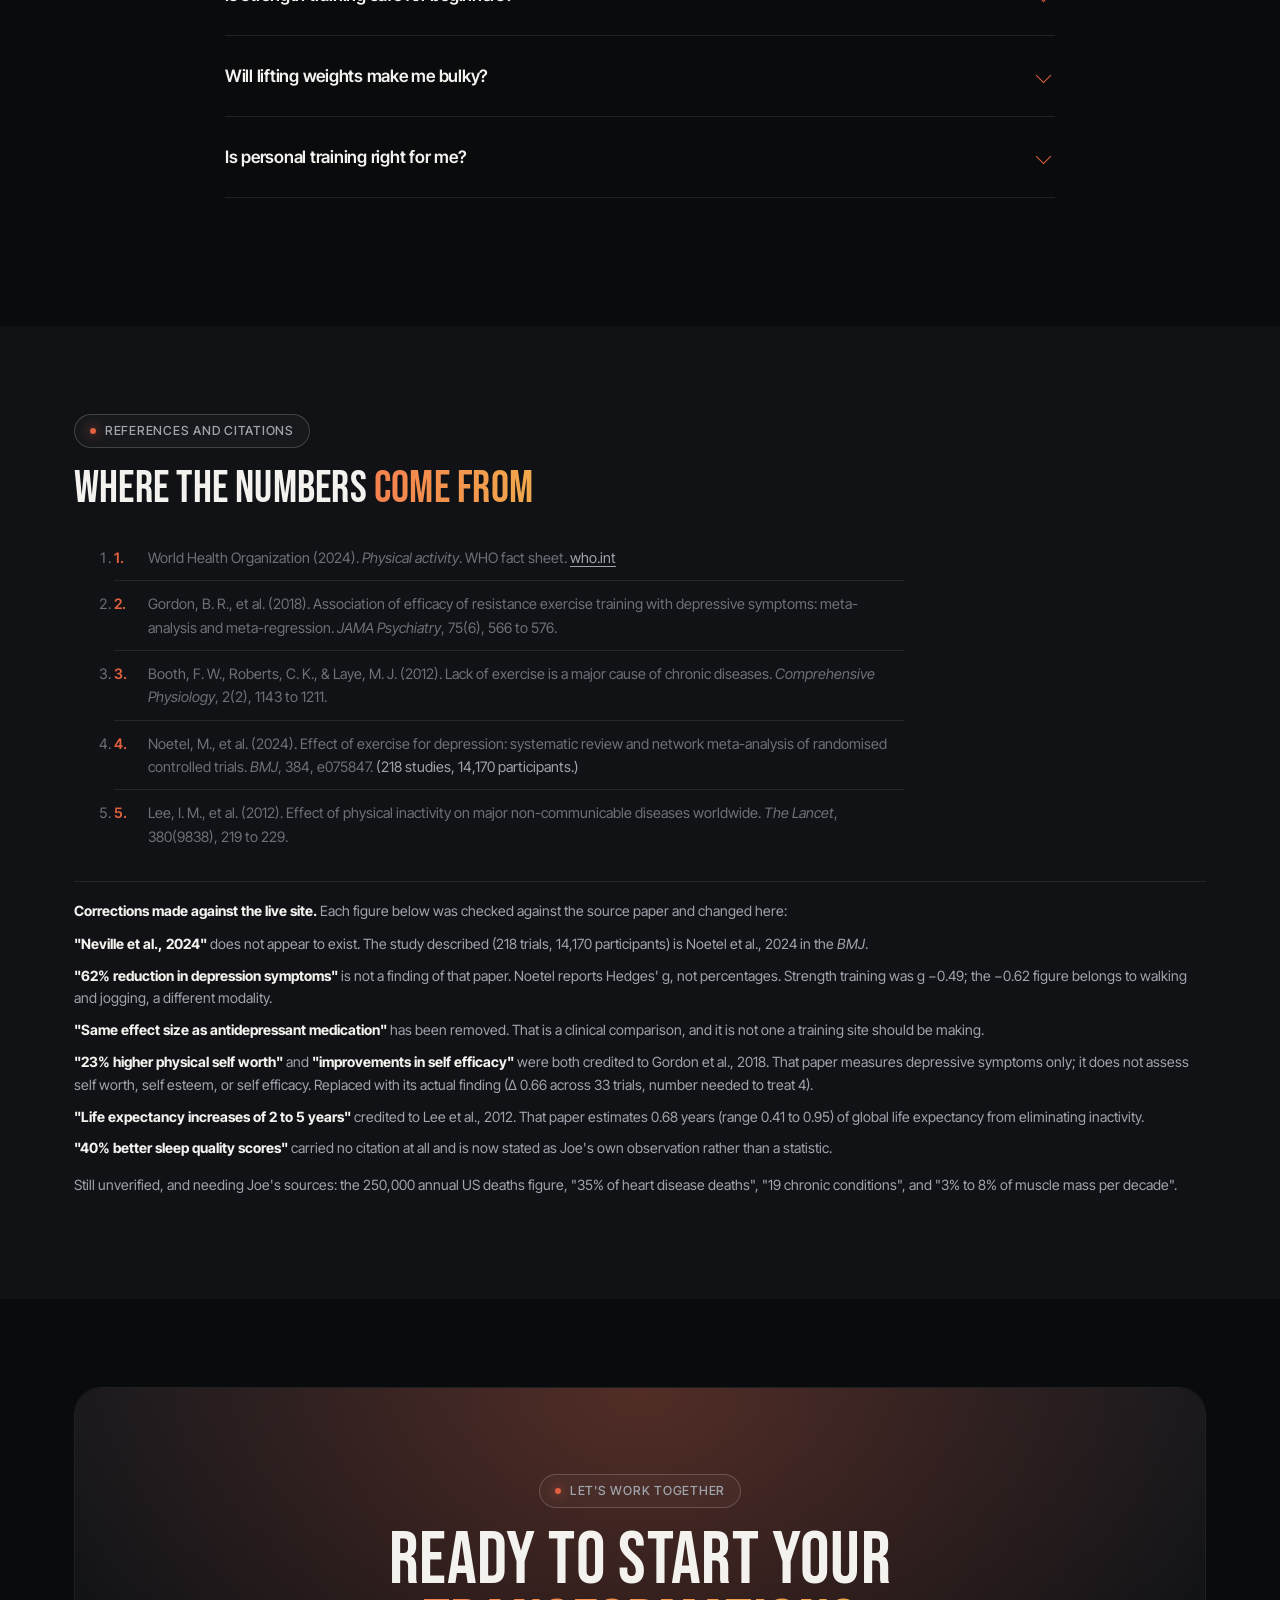
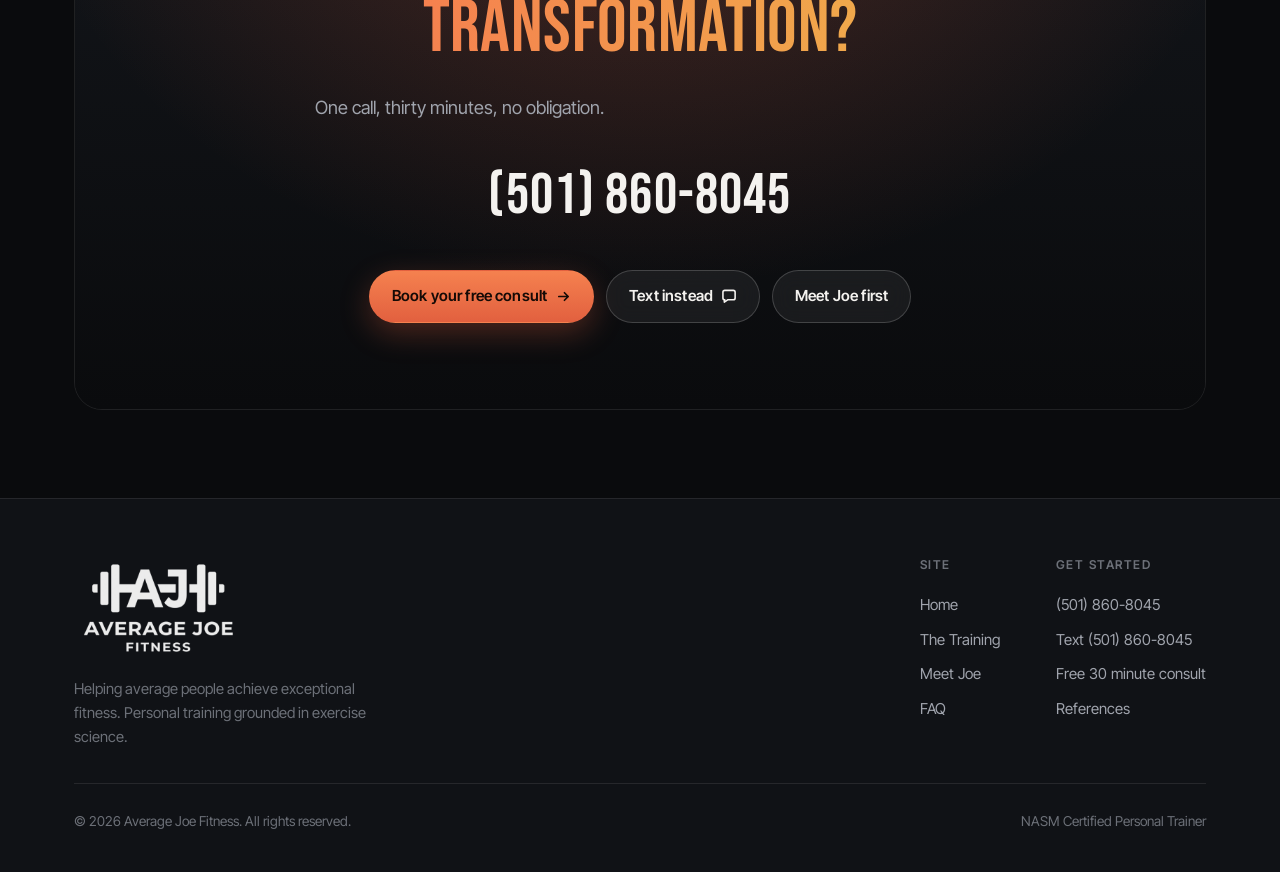
<file: training.html>
<!doctype html>
<html lang="en">
<head>
  <meta charset="utf-8">
  <meta name="viewport" content="width=device-width, initial-scale=1">
  <meta name="robots" content="noindex, nofollow">
  <title>The Training | Average Joe Fitness</title>
  <meta name="description" content="Periodization, progressive overload, and exercise selection built for your body. What a 12 week program with Average Joe Fitness actually includes.">
  <link rel="icon" href="logo.svg" type="image/svg+xml">
  <link rel="preconnect" href="https://fonts.googleapis.com">
  <link rel="preconnect" href="https://fonts.gstatic.com" crossorigin>
  <link href="https://fonts.googleapis.com/css2?family=Bebas+Neue&family=Inter+Tight:wght@400;500;600&display=swap" rel="stylesheet">
  <link rel="stylesheet" href="styles.css?v=4">
</head>
<body>
  <div class="preview-pill">Design preview &middot; not the live site</div>

  <header class="nav-shell">
    <nav class="nav" aria-label="Main">
      <a class="logo" href="index.html" aria-label="Average Joe Fitness home">
        <svg viewBox="0 0 64 64" aria-hidden="true"><defs><linearGradient id="lg-h" x1="0" y1="0" x2="1" y2="1"><stop offset="0" stop-color="#f5814f"/><stop offset="1" stop-color="#b35a44"/></linearGradient></defs><g fill="url(#lg-h)"><rect x="2" y="20" width="7" height="24" rx="3.5"/><rect x="55" y="20" width="7" height="24" rx="3.5"/><rect x="12" y="15" width="8" height="34" rx="4"/><rect x="44" y="15" width="8" height="34" rx="4"/><rect x="9" y="29" width="4" height="6" rx="2"/><rect x="51" y="29" width="4" height="6" rx="2"/><rect x="20" y="29" width="24" height="6" rx="3"/></g></svg>
        <span>Average Joe</span>
      </a>
      <ul class="nav-links" id="nav-links">
        <li><a href="index.html">Home</a></li>
        <li><a href="training.html" aria-current="page">The Training</a></li>
        <li><a href="about.html">Meet Joe</a></li>
        <li><a href="#faq">FAQ</a></li>
        <li class="mobile-only"><a href="tel:+15018608045">Call (501) 860-8045</a></li>
      </ul>
      <div class="nav-actions">
        <a class="btn btn-ember btn-sm nav-cta" href="tel:+15018608045">Free consult</a>
        <button class="menu-toggle" aria-expanded="false" aria-controls="nav-links" aria-label="Open menu"><span></span><span></span></button>
      </div>
    </nav>
  </header>

  <main>
    <section class="hero">
      <div class="hero-card" style="min-height:min(58vh,520px)">
        <img class="hero-bg" src="img/plates.jpg" alt="Close up of a loaded barbell sleeve and collar" style="object-position:50% 50%" loading="eager">
        <div>
          <span class="kicker">The training</span>
          <h1 style="font-size:clamp(2.8rem,7vw,5.2rem)">Programs built on <em>exercise science</em></h1>
          <p class="lead">Training programs used by college athletes, tailored for anyone who wants real results.</p>
        </div>
      </div>
    </section>

    <!-- Method -->
    <section class="section">
      <div class="wrap">
        <div class="center reveal" style="margin-bottom:44px">
          <span class="kicker">The method</span>
          <h2>Three things decide <em>whether you grow</em></h2>
          <p class="lead">I approach every routine with the same philosophy. What changes is how it gets implemented for you.</p>
        </div>
        <div class="grid g-3 reveal">
          <div class="card">
            <span class="num">01</span>
            <h3>Periodization</h3>
            <p class="muted">Your training is organized into blocks with a purpose. Volume, intensity, and recovery are planned across weeks so that each phase sets up the next one instead of erasing it.</p>
          </div>
          <div class="card">
            <span class="num">02</span>
            <h3>Progressive overload</h3>
            <p class="muted">The single variable that separates training from exercising. We add load, reps, or quality every week in a way your body can actually recover from, and we write it all down.</p>
          </div>
          <div class="card">
            <span class="num">03</span>
            <h3>Exercise selection</h3>
            <p class="muted">Movements picked for your leverages, injury history, and available equipment. If a lift hurts you or does nothing for your goal, it is not in your program.</p>
          </div>
        </div>
      </div>
    </section>

    <!-- What's included -->
    <section class="section alt">
      <div class="wrap">
        <div class="grid g-2-wide reveal">
          <div>
            <span class="kicker">Inside a 12 week program</span>
            <h2>What you actually <em>get</em></h2>
            <p class="lead">No PDF template with your name typed at the top. Every program is written for one person.</p>
            <ul class="checks" style="margin-top:26px">
              <li><span class="tick"><svg viewBox="0 0 16 16" fill="none" stroke="currentColor" stroke-width="2.2" stroke-linecap="round" stroke-linejoin="round"><path d="M13 4.5L6.2 11.5 3 8.3"/></svg></span><span><strong>A 12 week plan</strong> built around your body, your schedule, and your goals.</span></li>
              <li><span class="tick"><svg viewBox="0 0 16 16" fill="none" stroke="currentColor" stroke-width="2.2" stroke-linecap="round" stroke-linejoin="round"><path d="M13 4.5L6.2 11.5 3 8.3"/></svg></span><span><strong>Video demonstrations</strong> on every workout so you are never guessing at form.</span></li>
              <li><span class="tick"><svg viewBox="0 0 16 16" fill="none" stroke="currentColor" stroke-width="2.2" stroke-linecap="round" stroke-linejoin="round"><path d="M13 4.5L6.2 11.5 3 8.3"/></svg></span><span><strong>Coaching notes</strong> on each session explaining what the work is for.</span></li>
              <li><span class="tick"><svg viewBox="0 0 16 16" fill="none" stroke="currentColor" stroke-width="2.2" stroke-linecap="round" stroke-linejoin="round"><path d="M13 4.5L6.2 11.5 3 8.3"/></svg></span><span><strong>Session by session tracking</strong> so progress is a number, not a feeling.</span></li>
              <li><span class="tick"><svg viewBox="0 0 16 16" fill="none" stroke="currentColor" stroke-width="2.2" stroke-linecap="round" stroke-linejoin="round"><path d="M13 4.5L6.2 11.5 3 8.3"/></svg></span><span><strong>Accountability</strong> from someone who notices when you go quiet.</span></li>
            </ul>
          </div>
          <div class="media media-tall">
            <img src="img/bwbar.jpg" alt="A lifter racking a barbell across the shoulders" loading="lazy">
          </div>
        </div>
      </div>
    </section>

    <!-- Steps -->
    <section class="section">
      <div class="wrap">
        <div class="center reveal" style="margin-bottom:44px">
          <span class="kicker">How to get started</span>
          <h2>From first call to <em>first PR</em></h2>
        </div>
        <div class="steps reveal">
          <div class="step">
            <h3>Schedule your free consultation</h3>
            <p class="muted">Thirty minutes, no obligation. We talk through your goals, your current routine, what has and has not worked, and whether we are a good fit for each other.</p>
          </div>
          <div class="step">
            <h3>Start your custom training plan</h3>
            <p class="muted">I write your 12 week program and walk you through it. You know what every session is for before you do it.</p>
          </div>
          <div class="step">
            <h3>Watch your fitness grow</h3>
            <p class="muted">We track every lift. You see the bench go from 135 to 185 and the waist go from 36 to 33, and you feel the difference long before either number lands.</p>
          </div>
        </div>
      </div>
    </section>

    <!-- Honest check -->
    <section class="section alt">
      <div class="wrap">
        <div class="grid g-2-wide reveal">
          <div class="media media-wide">
            <img src="img/mirror.jpg" alt="A lifter setting up over dumbbells beside a gym mirror" loading="lazy">
          </div>
          <div>
            <span class="kicker">Be honest</span>
            <h2>Is your current plan <em>working?</em></h2>
            <p class="lead">Without programming and coaching, another year looks a lot like the last one. Here is what that actually costs.</p>
            <ul class="checks crosses" style="margin-top:24px">
              <li><span class="tick"><svg viewBox="0 0 16 16" fill="none" stroke="currentColor" stroke-width="2.2" stroke-linecap="round"><path d="M4 4l8 8M12 4l-8 8"/></svg></span><span>Adults lose <strong>3% to 8% of muscle mass per decade</strong> after 30.<sup>3</sup> If you are 22 and not building now, you are already behind.</span></li>
              <li><span class="tick"><svg viewBox="0 0 16 16" fill="none" stroke="currentColor" stroke-width="2.2" stroke-linecap="round"><path d="M4 4l8 8M12 4l-8 8"/></svg></span><span>By 32, carrying groceries upstairs feels harder. By 42, keeping up with your kids at the park is work.</span></li>
              <li><span class="tick"><svg viewBox="0 0 16 16" fill="none" stroke="currentColor" stroke-width="2.2" stroke-linecap="round"><path d="M4 4l8 8M12 4l-8 8"/></svg></span><span>Physical inactivity <strong>increases dementia risk</strong> and accelerates cognitive decline.<sup>1</sup></span></li>
              <li><span class="tick"><svg viewBox="0 0 16 16" fill="none" stroke="currentColor" stroke-width="2.2" stroke-linecap="round"><path d="M4 4l8 8M12 4l-8 8"/></svg></span><span>Another year of curls, wondering why your arms are not growing, while the scale climbs and your strength stays flat.</span></li>
            </ul>
          </div>
        </div>
      </div>
    </section>

    <!-- FAQ -->
    <section class="section" id="faq">
      <div class="wrap">
        <div class="center reveal" style="margin-bottom:38px">
          <span class="kicker">Questions</span>
          <h2>Frequently asked <em>questions</em></h2>
        </div>
        <div class="faq reveal">
          <details>
            <summary>How much does personal training cost?</summary>
            <div class="answer"><p>I offer a range of training packages depending on your goals and schedule. The free consultation is where we work out which option fits your needs and your budget.</p></div>
          </details>
          <details>
            <summary>Do I need to be in shape before starting?</summary>
            <div class="answer"><p>No. That is exactly why you need a trainer. I work with beginners who have never touched a barbell and with people who have been stuck at the same numbers for years. I meet you where you are and build from there.</p><p>If you are a seasoned lifter who just wants a second set of eyes on your programming, I am glad to help with that too. Most of my clients, though, are starting or restarting.</p></div>
          </details>
          <details>
            <summary>How long does it take to see results?</summary>
            <div class="answer"><p>Most clients notice strength gains within two to three weeks and visible muscle growth within eight to twelve. Resistance training also shows a moderate effect on depressive symptoms across 33 randomised trials, so the mood change often arrives before the mirror does.<sup>2</sup></p></div>
          </details>
          <details>
            <summary>What makes your training different from other trainers?</summary>
            <div class="answer"><p>I apprenticed at a strength and conditioning gym where we programmed for high school and college athletes. I use the same periodization and progressive overload principles with my clients. Every exercise, set, and rep scheme comes from exercise science rather than guesswork or whatever is trending.</p></div>
          </details>
          <details>
            <summary>Can I build muscle and lose fat at the same time?</summary>
            <div class="answer"><p>Yes, especially if you are new to proper strength training. Beginners can gain muscle while losing fat during their first six to twelve months. I build the training side of that, driving progressive overload for growth. For the eating side I will point you to general guidance, and to a registered dietitian if you want a plan built for you. That is outside what a personal trainer is certified to do.</p></div>
          </details>
          <details>
            <summary>How often should I train each week?</summary>
            <div class="answer"><p>Three to four sessions a week is the range I recommend for most people. That gives your muscles enough stimulus to grow with enough room to recover. Your exact frequency depends on your schedule, your recovery, and your goals.</p></div>
          </details>
          <details>
            <summary>What equipment do I need?</summary>
            <div class="answer"><p>At a gym, we use barbells, dumbbells, cables, and the basics available almost everywhere. At home, I can design around whatever you have, though a barbell, plates, and a rack will get you the furthest.</p></div>
          </details>
          <details>
            <summary>Is strength training safe for beginners?</summary>
            <div class="answer"><p>Yes, when it is done correctly. I teach form on every exercise and start you at weights appropriate for your current strength. Supervised strength training has one of the lowest injury rates of any physical activity when technique is sound.<sup>3</sup></p></div>
          </details>
          <details>
            <summary>Will lifting weights make me bulky?</summary>
            <div class="answer"><p>Not unless that is your goal and you eat in a large surplus for months. Building noticeable size takes years of consistent training and deliberate nutrition. Most people lifting three to four times a week end up lean and athletic, not bulky.</p></div>
          </details>
          <details>
            <summary>Is personal training right for me?</summary>
            <div class="answer"><p>If you have been trying on your own without results, that is the exact problem training solves. If you do not know how to program, struggle with form, or need someone holding you accountable, a trainer gets you there faster than figuring it out alone. Book a free consultation and we will find out whether we are a good fit.</p></div>
          </details>
        </div>
      </div>
    </section>

    <!-- References -->
    <section class="section-tight alt" id="references">
      <div class="wrap">
        <div class="reveal">
          <span class="kicker">References and citations</span>
          <h2 style="font-size:clamp(1.9rem,3.6vw,2.8rem)">Where the numbers <em>come from</em></h2>
          <ol class="refs" style="margin-top:26px">
            <li>World Health Organization (2024). <em>Physical activity</em>. WHO fact sheet. <a href="https://www.who.int/news-room/fact-sheets/detail/physical-activity" target="_blank" rel="noopener">who.int</a></li>
            <li>Gordon, B. R., et al. (2018). Association of efficacy of resistance exercise training with depressive symptoms: meta-analysis and meta-regression. <em>JAMA Psychiatry</em>, 75(6), 566 to 576.</li>
            <li>Booth, F. W., Roberts, C. K., &amp; Laye, M. J. (2012). Lack of exercise is a major cause of chronic diseases. <em>Comprehensive Physiology</em>, 2(2), 1143 to 1211.</li>
            <li>Noetel, M., et al. (2024). Effect of exercise for depression: systematic review and network meta-analysis of randomised controlled trials. <em>BMJ</em>, 384, e075847. <span class="muted">(218 studies, 14,170 participants.)</span></li>
            <li>Lee, I. M., et al. (2012). Effect of physical inactivity on major non-communicable diseases worldwide. <em>The Lancet</em>, 380(9838), 219 to 229.</li>
          </ol>
          <div class="muted" style="margin-top:22px;font-size:0.88rem;border-top:1px solid var(--border);padding-top:18px">
            <p style="margin-bottom:10px"><strong style="color:var(--text)">Corrections made against the live site.</strong> Each figure below was checked against the source paper and changed here:</p>
            <ul style="display:grid;gap:9px">
              <li><strong style="color:var(--text)">"Neville et al., 2024"</strong> does not appear to exist. The study described (218 trials, 14,170 participants) is Noetel et al., 2024 in the <em>BMJ</em>.</li>
              <li><strong style="color:var(--text)">"62% reduction in depression symptoms"</strong> is not a finding of that paper. Noetel reports Hedges' g, not percentages. Strength training was g &minus;0.49; the &minus;0.62 figure belongs to walking and jogging, a different modality.</li>
              <li><strong style="color:var(--text)">"Same effect size as antidepressant medication"</strong> has been removed. That is a clinical comparison, and it is not one a training site should be making.</li>
              <li><strong style="color:var(--text)">"23% higher physical self worth"</strong> and <strong style="color:var(--text)">"improvements in self efficacy"</strong> were both credited to Gordon et al., 2018. That paper measures depressive symptoms only; it does not assess self worth, self esteem, or self efficacy. Replaced with its actual finding (&#8710; 0.66 across 33 trials, number needed to treat 4).</li>
              <li><strong style="color:var(--text)">"Life expectancy increases of 2 to 5 years"</strong> credited to Lee et al., 2012. That paper estimates 0.68 years (range 0.41 to 0.95) of global life expectancy from eliminating inactivity.</li>
              <li><strong style="color:var(--text)">"40% better sleep quality scores"</strong> carried no citation at all and is now stated as Joe's own observation rather than a statistic.</li>
            </ul>
            <p style="margin-top:14px">Still unverified, and needing Joe's sources: the 250,000 annual US deaths figure, "35% of heart disease deaths", "19 chronic conditions", and "3% to 8% of muscle mass per decade".</p>
          </div>
        </div>
      </div>
    </section>

    <section class="section-tight">
      <div class="wrap">
        <div class="cta-band reveal">
          <span class="kicker">Let's work together</span>
          <h2>Ready to start your <em>transformation?</em></h2>
          <p class="lead center">One call, thirty minutes, no obligation.</p>
          <a class="phone-big" href="tel:+15018608045">(501) 860-8045</a>
          <div class="btn-row">
            <a class="btn btn-ember" href="tel:+15018608045">Book your free consult <span class="arr"><svg viewBox="0 0 16 16" fill="none" stroke="currentColor" stroke-width="1.8" stroke-linecap="round" stroke-linejoin="round"><path d="M3 8h10M9 4l4 4-4 4"/></svg></span></a>
            <a class="btn btn-glass" href="sms:+15018608045">Text instead <span class="arr"><svg viewBox="0 0 16 16" fill="none" stroke="currentColor" stroke-width="1.7" stroke-linecap="round" stroke-linejoin="round"><path d="M14 9.5a2 2 0 0 1-2 2H6l-3.5 2.5v-2.5H3a2 2 0 0 1-2-2v-6a2 2 0 0 1 2-2h9a2 2 0 0 1 2 2z"/></svg></span></a>
            <a class="btn btn-glass" href="about.html">Meet Joe first</a>
          </div>
        </div>
      </div>
    </section>
  </main>

  <footer class="footer">
    <div class="wrap">
      <div class="footer-top">
        <div class="footer-brand">
          <img src="img/wordmark.png" alt="Average Joe Fitness">
          <p>Helping average people achieve exceptional fitness. Personal training grounded in exercise science.</p>
        </div>
        <div class="footer-cols">
          <div>
            <h4>Site</h4>
            <a href="index.html">Home</a>
            <a href="training.html">The Training</a>
            <a href="about.html">Meet Joe</a>
            <a href="training.html#faq">FAQ</a>
          </div>
          <div>
            <h4>Get started</h4>
            <a href="tel:+15018608045">(501) 860-8045</a>
            <a href="sms:+15018608045">Text (501) 860-8045</a>
            <a href="tel:+15018608045">Free 30 minute consult</a>
            <a href="training.html#references">References</a>
          </div>
        </div>
      </div>
      <div class="footer-bottom">
        <span>&copy; <span data-year>2026</span> Average Joe Fitness. All rights reserved.</span>
        <span>NASM Certified Personal Trainer</span>
      </div>
    </div>
  </footer>

  <script src="main.js?v=4"></script>
</body>
</html>
</file>
<file: styles.css>
:root {
  --bg: #0a0b0d;
  --bg-2: #101216;
  --card: #14171c;
  --card-2: #191d24;
  --border: rgba(255, 255, 255, 0.09);
  --border-2: rgba(255, 255, 255, 0.18);
  --text: #f4f2ef;
  --muted: #a0a4ad;
  --dim: #6c7078;
  --ember: #e2603f;
  --ember-hi: #f5814f;
  --amber: #f0a84b;
  --clay: #b35a44;
  --r-xl: 28px;
  --r-lg: 20px;
  --r: 14px;
  --max: 1180px;
  --sans: "Inter Tight", "Inter", system-ui, -apple-system, "Segoe UI", sans-serif;
  --display: "Bebas Neue", "Oswald", "Arial Narrow", system-ui, sans-serif;
}

*, *::before, *::after { box-sizing: border-box; }
html { scroll-behavior: smooth; }
body {
  margin: 0;
  background: var(--bg);
  color: var(--text);
  font-family: var(--sans);
  font-size: 17px;
  line-height: 1.62;
  -webkit-font-smoothing: antialiased;
  overflow-x: hidden;
}
img { max-width: 100%; display: block; }
a { color: inherit; }
ul { margin: 0; padding: 0; list-style: none; }
:focus-visible { outline: 2px solid var(--ember-hi); outline-offset: 3px; border-radius: 6px; }

h1, h2, h3 { margin: 0 0 0.4em; }
h1, h2 {
  font-family: var(--display);
  font-weight: 400;
  letter-spacing: 0.005em;
  line-height: 0.92;
  text-transform: uppercase;
}
h1 { font-size: clamp(3.4rem, 9vw, 7rem); }
h2 { font-size: clamp(2.6rem, 6vw, 4.6rem); }
h3 { font-size: 1.22rem; font-weight: 600; letter-spacing: -0.015em; line-height: 1.25; }
p { margin: 0 0 1em; }
h1 em, h2 em {
  font-style: normal;
  background: linear-gradient(92deg, var(--ember-hi), var(--amber));
  -webkit-background-clip: text;
  background-clip: text;
  color: transparent;
}

.wrap { max-width: var(--max); margin: 0 auto; padding-inline: 24px; }
.section { padding-block: clamp(72px, 10vw, 128px); }
.section-tight { padding-block: clamp(52px, 7vw, 88px); }
.lead { font-size: 1.14rem; color: var(--muted); max-width: 40rem; }
.muted { color: var(--muted); }
.center { text-align: center; }
.center .lead { margin-inline: auto; }
.alt { background: var(--bg-2); }

.kicker {
  display: inline-flex;
  align-items: center;
  gap: 9px;
  padding: 6px 15px;
  border-radius: 999px;
  border: 1px solid var(--border-2);
  background: rgba(255, 255, 255, 0.03);
  font-size: 0.78rem;
  font-weight: 500;
  letter-spacing: 0.06em;
  text-transform: uppercase;
  color: var(--muted);
  margin-bottom: 20px;
}
.kicker::before {
  content: "";
  width: 6px; height: 6px;
  border-radius: 50%;
  background: var(--ember);
  box-shadow: 0 0 12px var(--ember);
}

/* Preview pill */
.preview-pill {
  position: fixed;
  left: 16px;
  bottom: 16px;
  z-index: 60;
  padding: 7px 14px;
  border-radius: 999px;
  border: 1px solid var(--border-2);
  background: rgba(10, 11, 13, 0.82);
  backdrop-filter: blur(10px);
  -webkit-backdrop-filter: blur(10px);
  font-size: 0.74rem;
  letter-spacing: 0.02em;
  color: var(--muted);
}

/* Buttons */
.btn {
  display: inline-flex;
  align-items: center;
  gap: 9px;
  padding: 13px 22px;
  border-radius: 999px;
  border: 1px solid transparent;
  font-size: 0.95rem;
  font-weight: 600;
  letter-spacing: 0.01em;
  text-decoration: none;
  cursor: pointer;
  transition: transform 0.18s ease, background 0.18s ease, border-color 0.18s ease, box-shadow 0.18s ease;
}
.btn:hover { transform: translateY(-2px); }
.btn-ember {
  background: linear-gradient(180deg, var(--ember-hi), var(--ember));
  color: #150a06;
  box-shadow: 0 10px 30px rgba(226, 96, 63, 0.3);
}
.btn-ember:hover { box-shadow: 0 14px 38px rgba(226, 96, 63, 0.42); }
.btn-glass {
  background: rgba(255, 255, 255, 0.06);
  border-color: var(--border-2);
  color: var(--text);
  backdrop-filter: blur(10px);
  -webkit-backdrop-filter: blur(10px);
}
.btn-glass:hover { background: rgba(255, 255, 255, 0.11); }
.btn-sm { padding: 9px 17px; font-size: 0.86rem; }
.btn .arr { display: inline-flex; width: 15px; }
.btn .arr svg { width: 15px; height: 15px; }
.btn-row { display: flex; flex-wrap: wrap; gap: 12px; margin-top: 28px; }

/* Nav */
.nav-shell {
  position: sticky;
  top: 0;
  z-index: 50;
  background: rgba(10, 11, 13, 0.72);
  backdrop-filter: blur(16px);
  -webkit-backdrop-filter: blur(16px);
  border-bottom: 1px solid var(--border);
}
.nav {
  max-width: var(--max);
  margin: 0 auto;
  padding: 13px 24px;
  display: flex;
  align-items: center;
  gap: 20px;
}
.logo {
  display: inline-flex;
  align-items: center;
  gap: 10px;
  text-decoration: none;
  margin-right: auto;
}
.logo svg { width: 38px; height: 38px; flex: none; }
.logo span {
  font-family: var(--display);
  font-size: 1.42rem;
  letter-spacing: 0.04em;
  text-transform: uppercase;
  line-height: 1;
  padding-top: 3px;
}
.nav-links { display: flex; align-items: center; gap: 4px; }
.nav-links a {
  display: block;
  padding: 8px 13px;
  border-radius: 999px;
  font-size: 0.92rem;
  font-weight: 500;
  color: var(--muted);
  text-decoration: none;
  transition: color 0.15s ease, background 0.15s ease;
}
.nav-links a:hover { color: var(--text); background: rgba(255, 255, 255, 0.05); }
.nav-links a[aria-current="page"] { color: var(--text); }
.nav-actions { display: flex; align-items: center; gap: 10px; }
.mobile-only { display: none; }
.menu-toggle {
  display: none;
  width: 42px; height: 42px;
  border-radius: 12px;
  border: 1px solid var(--border-2);
  background: rgba(255, 255, 255, 0.04);
  cursor: pointer;
  padding: 0;
  flex-direction: column;
  align-items: center;
  justify-content: center;
  gap: 5px;
}
.menu-toggle span {
  display: block;
  width: 17px; height: 1.7px;
  background: var(--text);
  border-radius: 2px;
  transition: transform 0.22s ease, opacity 0.22s ease;
}
.menu-toggle[aria-expanded="true"] span:first-child { transform: translateY(3.4px) rotate(45deg); }
.menu-toggle[aria-expanded="true"] span:last-child { transform: translateY(-3.4px) rotate(-45deg); }

/* Hero */
.hero { padding: 14px 14px 0; }
.hero-card {
  position: relative;
  border-radius: var(--r-xl);
  overflow: hidden;
  min-height: min(84vh, 760px);
  display: flex;
  flex-direction: column;
  justify-content: flex-end;
  padding: clamp(28px, 5vw, 64px);
  isolation: isolate;
}
.hero-bg {
  position: absolute;
  inset: 0;
  width: 100%; height: 100%;
  object-fit: cover;
  object-position: 50% 32%;
  z-index: -2;
}
.hero-card::after {
  content: "";
  position: absolute;
  inset: 0;
  z-index: -1;
  background:
    linear-gradient(180deg, rgba(10, 11, 13, 0.62) 0%, rgba(10, 11, 13, 0.22) 38%, rgba(10, 11, 13, 0.93) 100%),
    linear-gradient(80deg, rgba(10, 11, 13, 0.78) 0%, rgba(10, 11, 13, 0) 62%);
}
.hero h1 { max-width: 15ch; margin-bottom: 0.22em; }
.hero .lead { color: #ddd9d4; font-size: clamp(1.05rem, 1.7vw, 1.28rem); }
.hero-meta {
  display: flex;
  flex-wrap: wrap;
  gap: 10px;
  margin-top: 30px;
  padding-top: 26px;
  border-top: 1px solid rgba(255, 255, 255, 0.14);
}
.chip {
  display: inline-flex;
  align-items: center;
  gap: 8px;
  padding: 8px 14px;
  border-radius: 999px;
  background: rgba(255, 255, 255, 0.08);
  border: 1px solid rgba(255, 255, 255, 0.14);
  backdrop-filter: blur(10px);
  -webkit-backdrop-filter: blur(10px);
  font-size: 0.83rem;
  color: #e6e2dd;
}
.chip svg { width: 14px; height: 14px; color: var(--amber); flex: none; }

/* Hero portrait: the trainer is the one person the hero should show */
.hero-card { flex-direction: row; align-items: flex-end; gap: 32px; }
.hero-inner { flex: 1; min-width: 0; }
.hero-portrait {
  flex: none;
  width: 236px;
  margin: 0;
  border-radius: var(--r-lg);
  overflow: hidden;
  border: 1px solid rgba(255, 255, 255, 0.16);
  background: rgba(10, 11, 13, 0.55);
  backdrop-filter: blur(14px);
  -webkit-backdrop-filter: blur(14px);
  box-shadow: 0 22px 60px rgba(0, 0, 0, 0.55);
}
.hero-portrait img { width: 100%; aspect-ratio: 1; object-fit: cover; }
.hero-portrait figcaption {
  padding: 13px 15px 15px;
  display: block;
  line-height: 1.35;
}
.hero-portrait strong { display: block; font-size: 0.97rem; letter-spacing: -0.01em; }
.hero-portrait span { display: block; font-size: 0.78rem; color: var(--muted); margin-top: 3px; }

/* Anchor targets clear the sticky nav */
section[id], [id] { scroll-margin-top: 90px; }

/* Generic grids */
.grid { display: grid; gap: 18px; }
.g-3 { grid-template-columns: repeat(3, 1fr); }
.g-2 { grid-template-columns: repeat(2, 1fr); }
.g-2-wide { grid-template-columns: 1.05fr 0.95fr; align-items: center; gap: 48px; }

.card {
  background: var(--card);
  border: 1px solid var(--border);
  border-radius: var(--r-lg);
  padding: 30px;
  transition: border-color 0.2s ease, transform 0.2s ease, background 0.2s ease;
}
.card:hover { border-color: var(--border-2); transform: translateY(-3px); background: var(--card-2); }
.card p:last-child { margin-bottom: 0; }
.card .num {
  font-family: var(--display);
  font-size: 2.1rem;
  line-height: 1;
  color: var(--ember);
  display: block;
  margin-bottom: 14px;
}
.card .ico {
  width: 42px; height: 42px;
  display: grid;
  place-items: center;
  border-radius: 12px;
  background: rgba(226, 96, 63, 0.13);
  border: 1px solid rgba(226, 96, 63, 0.28);
  margin-bottom: 18px;
}
.card .ico svg { width: 20px; height: 20px; color: var(--ember-hi); }

/* Stat band */
.stats { display: grid; grid-template-columns: repeat(3, 1fr); gap: 18px; }
.stat {
  background: linear-gradient(170deg, var(--card), #0e1014);
  border: 1px solid var(--border);
  border-radius: var(--r-lg);
  padding: 34px 28px;
  text-align: center;
  position: relative;
  overflow: hidden;
}
.stat::before {
  content: "";
  position: absolute;
  top: 0; left: 50%;
  transform: translateX(-50%);
  width: 60%; height: 1px;
  background: linear-gradient(90deg, transparent, var(--ember), transparent);
}
.stat .val {
  font-family: var(--display);
  font-size: clamp(3.6rem, 7vw, 5.4rem);
  line-height: 0.9;
  background: linear-gradient(180deg, var(--ember-hi), var(--clay));
  -webkit-background-clip: text;
  background-clip: text;
  color: transparent;
  display: block;
  margin-bottom: 12px;
  font-variant-numeric: tabular-nums;
}
.stat p { color: var(--muted); margin: 0; font-size: 0.97rem; }
.stat sup { color: var(--dim); font-size: 0.68em; }

/* Media panel */
.media {
  border-radius: var(--r-lg);
  overflow: hidden;
  border: 1px solid var(--border);
  position: relative;
}
.media img { width: 100%; height: 100%; object-fit: cover; }
.media-tall { aspect-ratio: 4 / 5; }
.media-wide { aspect-ratio: 16 / 11; }

/* Numbered steps */
.steps { counter-reset: step; display: grid; gap: 18px; grid-template-columns: repeat(3, 1fr); }
.step {
  background: var(--card);
  border: 1px solid var(--border);
  border-radius: var(--r-lg);
  padding: 30px;
  position: relative;
}
.step::before {
  counter-increment: step;
  content: "0" counter(step);
  font-family: var(--display);
  font-size: 2.6rem;
  line-height: 1;
  color: transparent;
  -webkit-text-stroke: 1px rgba(226, 96, 63, 0.55);
  display: block;
  margin-bottom: 16px;
}

/* Checklist */
.checks li {
  display: flex;
  gap: 13px;
  align-items: flex-start;
  padding: 15px 0;
  border-bottom: 1px solid var(--border);
  color: var(--muted);
}
.checks li:last-child { border-bottom: 0; }
.checks strong { color: var(--text); font-weight: 600; }
.checks .tick {
  flex: none;
  width: 22px; height: 22px;
  margin-top: 2px;
  border-radius: 50%;
  display: grid;
  place-items: center;
  background: rgba(226, 96, 63, 0.15);
  border: 1px solid rgba(226, 96, 63, 0.3);
}
.checks .tick svg { width: 12px; height: 12px; color: var(--ember-hi); }

/* Cross list (the cost of doing nothing) */
.crosses li { border-bottom-color: rgba(255, 255, 255, 0.06); }
.crosses .tick { background: rgba(255, 255, 255, 0.05); border-color: var(--border-2); }
.crosses .tick svg { color: var(--dim); }

/* Quote */
.quote {
  border-left: 2px solid var(--ember);
  padding-left: 26px;
  font-size: clamp(1.3rem, 2.4vw, 1.75rem);
  line-height: 1.32;
  letter-spacing: -0.02em;
  color: var(--text);
  max-width: 34ch;
}

/* FAQ */
.faq { max-width: 830px; margin-inline: auto; }
.faq details {
  border-bottom: 1px solid var(--border);
  padding: 4px 0;
}
.faq summary {
  cursor: pointer;
  list-style: none;
  padding: 22px 46px 22px 0;
  font-size: 1.07rem;
  font-weight: 600;
  letter-spacing: -0.015em;
  position: relative;
  transition: color 0.15s ease;
}
.faq summary::-webkit-details-marker { display: none; }
.faq summary:hover { color: var(--ember-hi); }
.faq summary::after {
  content: "";
  position: absolute;
  right: 6px; top: 50%;
  width: 11px; height: 11px;
  margin-top: -6px;
  border-right: 1.8px solid var(--ember);
  border-bottom: 1.8px solid var(--ember);
  transform: rotate(45deg);
  transition: transform 0.24s ease;
}
.faq details[open] summary::after { transform: rotate(-135deg); margin-top: -2px; }
.faq .answer { padding: 0 20px 24px 0; color: var(--muted); }
.faq .answer p:last-child { margin-bottom: 0; }

/* CTA band */
.cta-band {
  position: relative;
  border-radius: var(--r-xl);
  overflow: hidden;
  padding: clamp(46px, 7vw, 86px) clamp(26px, 5vw, 64px);
  text-align: center;
  isolation: isolate;
  border: 1px solid var(--border);
}
.cta-band::before {
  content: "";
  position: absolute;
  inset: 0;
  z-index: -1;
  background:
    radial-gradient(90% 130% at 50% 0%, rgba(226, 96, 63, 0.3), transparent 62%),
    linear-gradient(180deg, var(--card), var(--bg));
}
.cta-band h2 { max-width: 18ch; margin-inline: auto; }
.cta-band .btn-row { justify-content: center; }
.phone-big {
  font-family: var(--display);
  font-size: clamp(2.4rem, 5vw, 3.6rem);
  letter-spacing: 0.02em;
  text-decoration: none;
  display: inline-block;
  margin-top: 8px;
  color: var(--text);
  transition: color 0.18s ease;
}
.phone-big:hover { color: var(--ember-hi); }

/* Joe strip */
.joe-card {
  display: grid;
  grid-template-columns: 340px 1fr;
  gap: 42px;
  align-items: center;
  background: var(--card);
  border: 1px solid var(--border);
  border-radius: var(--r-xl);
  padding: 34px;
}
.joe-photo {
  border-radius: var(--r-lg);
  overflow: hidden;
  aspect-ratio: 1;
  border: 1px solid var(--border);
}
.joe-photo img { width: 100%; height: 100%; object-fit: cover; }

/* References */
.refs { counter-reset: ref; font-size: 0.9rem; color: var(--dim); max-width: 830px; }
.refs li {
  counter-increment: ref;
  padding: 11px 0 11px 34px;
  border-bottom: 1px solid var(--border);
  position: relative;
}
.refs li::before {
  content: counter(ref) ".";
  position: absolute;
  left: 0;
  color: var(--ember);
  font-weight: 600;
}
.refs li:last-child { border-bottom: 0; }
.refs a { color: var(--muted); text-underline-offset: 3px; }
.refs a:hover { color: var(--ember-hi); }

/* Footer */
.footer {
  border-top: 1px solid var(--border);
  padding-block: 56px 40px;
  background: var(--bg-2);
}
.footer-top {
  display: flex;
  flex-wrap: wrap;
  gap: 32px;
  justify-content: space-between;
  align-items: flex-start;
  padding-bottom: 34px;
  border-bottom: 1px solid var(--border);
}
.footer-brand { max-width: 30ch; }
.footer-brand img { width: 168px; opacity: 0.92; margin-bottom: 16px; }
.footer-brand p { color: var(--dim); font-size: 0.93rem; margin: 0; }
.footer-cols { display: flex; gap: 56px; flex-wrap: wrap; }
.footer h4 {
  font-size: 0.76rem;
  text-transform: uppercase;
  letter-spacing: 0.12em;
  color: var(--dim);
  margin: 0 0 14px;
  font-weight: 600;
}
.footer-cols a {
  display: block;
  padding: 5px 0;
  color: var(--muted);
  text-decoration: none;
  font-size: 0.94rem;
  transition: color 0.15s ease;
}
.footer-cols a:hover { color: var(--ember-hi); }
.footer-bottom {
  display: flex;
  flex-wrap: wrap;
  gap: 12px;
  justify-content: space-between;
  padding-top: 26px;
  color: var(--dim);
  font-size: 0.85rem;
}

/* Reveal on scroll */
.reveal {
  opacity: 0;
  transform: translateY(22px);
  transition: opacity 0.7s cubic-bezier(0.22, 1, 0.36, 1), transform 0.7s cubic-bezier(0.22, 1, 0.36, 1);
}
.reveal.in { opacity: 1; transform: none; }

@media (prefers-reduced-motion: reduce) {
  html { scroll-behavior: auto; }
  .reveal { opacity: 1; transform: none; transition: none; }
  .btn:hover, .card:hover { transform: none; }
}

/* Responsive */
@media (max-width: 1040px) {
  .hero-card { flex-direction: column; align-items: stretch; gap: 26px; }
  .hero-portrait { width: 100%; display: flex; align-items: center; gap: 14px; }
  .hero-portrait img { width: 92px; aspect-ratio: 1; flex: none; }
  .hero-portrait figcaption { padding: 0 14px 0 0; }
}

@media (max-width: 960px) {
  .g-3, .steps, .stats { grid-template-columns: 1fr 1fr; }
  .g-2-wide { grid-template-columns: 1fr; gap: 32px; }
  .joe-card { grid-template-columns: 1fr; gap: 26px; }
  .joe-photo { max-width: 300px; }
}

@media (max-width: 860px) {
  .menu-toggle { display: flex; }
  .mobile-only { display: block; }
  .nav-cta { display: none; }
  .nav-links {
    position: absolute;
    top: calc(100% + 9px);
    left: 14px; right: 14px;
    flex-direction: column;
    align-items: stretch;
    gap: 2px;
    padding: 10px;
    border-radius: var(--r);
    border: 1px solid var(--border-2);
    background: rgba(16, 18, 22, 0.97);
    backdrop-filter: blur(16px);
    -webkit-backdrop-filter: blur(16px);
    box-shadow: 0 24px 60px rgba(0, 0, 0, 0.55);
    display: none;
  }
  .nav-links.open { display: flex; }
  .nav-links a { padding: 12px 14px; font-size: 1rem; border-radius: 10px; }
}

@media (max-width: 640px) {
  body { font-size: 16px; }
  .g-3, .steps, .stats, .g-2 { grid-template-columns: 1fr; }
  .hero { padding: 10px 10px 0; }
  .hero-card { min-height: 0; padding: 150px 22px 34px; flex-direction: column; align-items: stretch; gap: 26px; }
  .hero-portrait { width: 100%; display: flex; align-items: center; gap: 14px; }
  .hero-portrait img { width: 84px; aspect-ratio: 1; flex: none; }
  .hero-portrait figcaption { padding: 0 14px 0 0; }
  .hero-meta { margin-top: 24px; padding-top: 20px; }
  .card, .step { padding: 24px; }
  .joe-card { padding: 22px; }
  .footer-cols { gap: 34px; }
  .quote { padding-left: 18px; }
}
</file>
